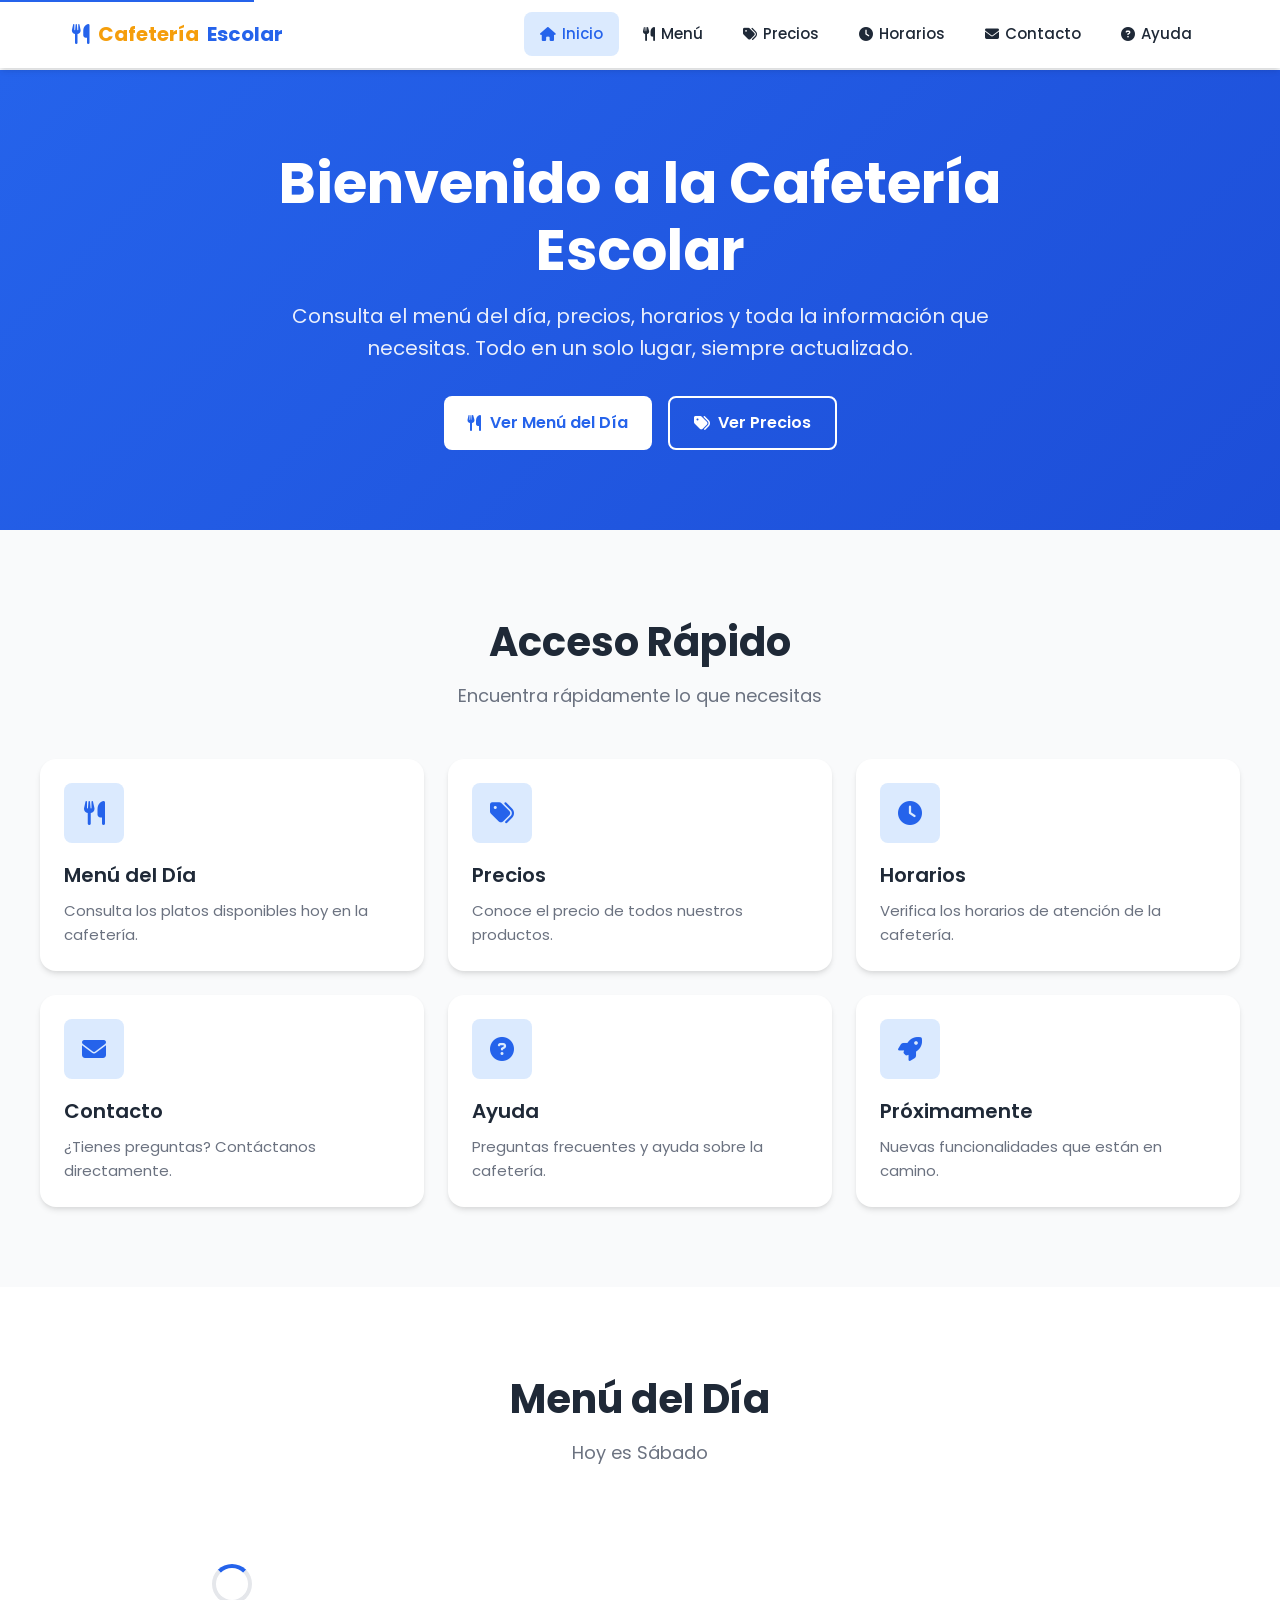
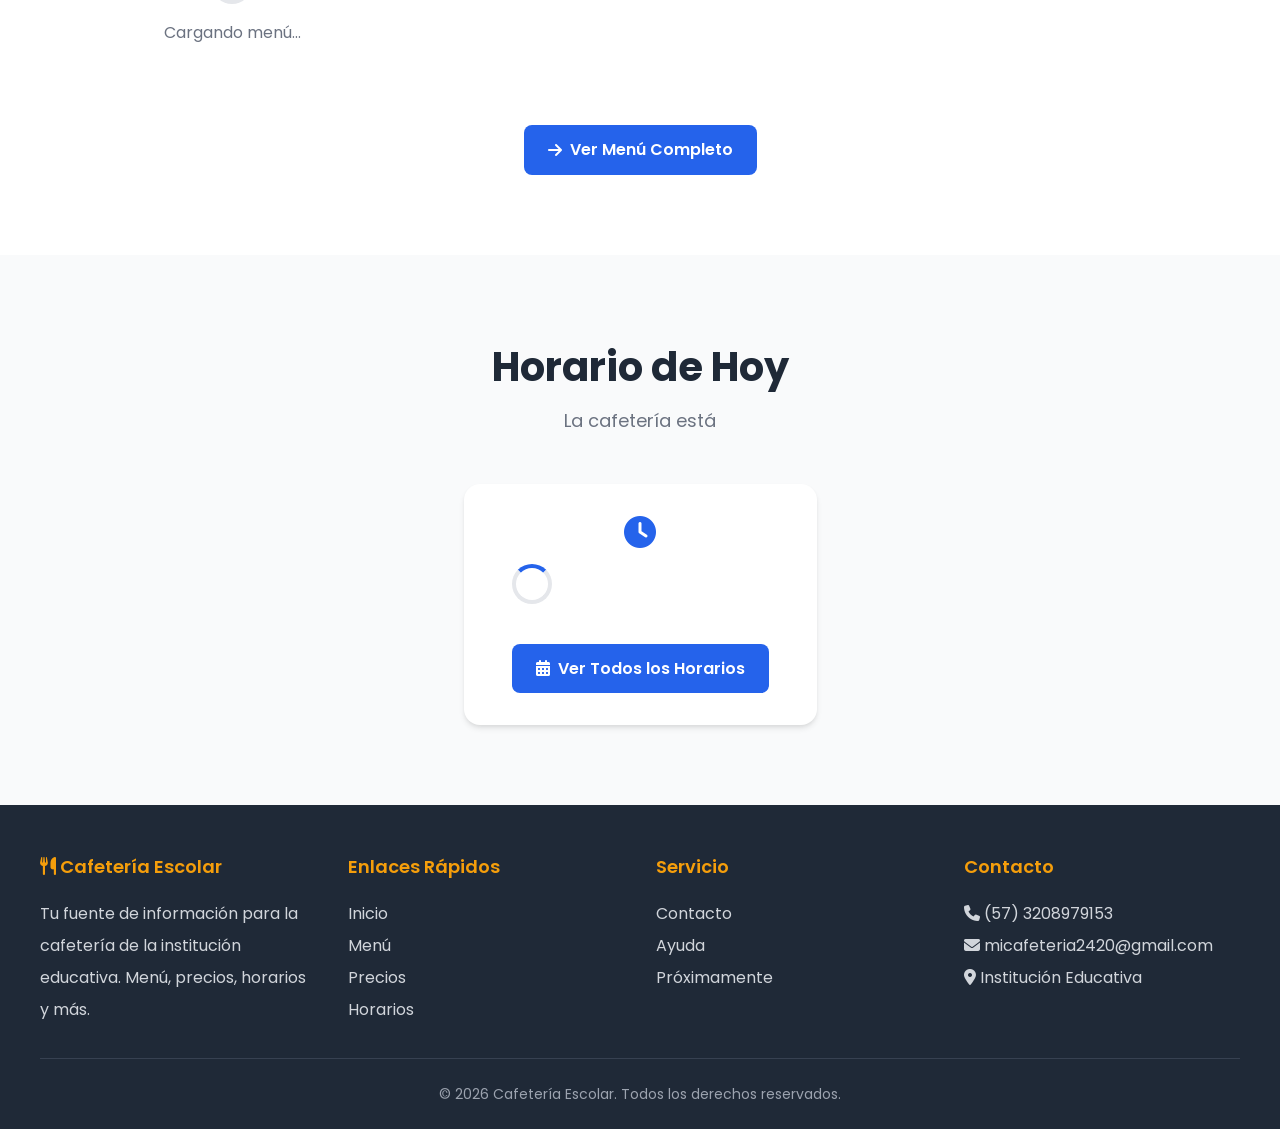
<file: proyecto/index.html>
<!DOCTYPE html>
<html lang="es">
<head>
  <meta charset="UTF-8">
  <meta name="viewport" content="width=device-width, initial-scale=1.0">
  <meta name="description" content="Cafetería Escolar - Consulta menú, precios, horarios y más. Tu fuente de información para la cafetería de la institución educativa.">
  <meta name="keywords" content="cafetería, escolar, menú, precios, horarios, institución educativa">
  
  <!-- Open Graph -->
  <meta property="og:title" content="Cafetería Escolar">
  <meta property="og:description" content="Consulta menú, precios, horarios y más.">
  <meta property="og:type" content="website">
  
  <title>Cafetería Escolar - Inicio</title>
  
  <!-- Favicon -->
  <link rel="icon" type="image/x-icon" href="assets/images/favicon.ico">
  
  <!-- Google Fonts -->
  <link rel="preconnect" href="https://fonts.googleapis.com">
  <link rel="preconnect" href="https://fonts.gstatic.com" crossorigin>
  <link href="https://fonts.googleapis.com/css2?family=Poppins:wght@400;500;600;700&display=swap" rel="stylesheet">
  
  <!-- Font Awesome -->
  <link rel="stylesheet" href="https://cdnjs.cloudflare.com/ajax/libs/font-awesome/6.5.1/css/all.min.css">
  
  <!-- Estilos -->
  <link rel="stylesheet" href="css/styles.css">
</head>
<body>
  <!-- Skip to main content (Accesibilidad) -->
  <a href="#main-content" class="skip-link">Saltar al contenido principal</a>

  <!-- ============================================
       HEADER / NAVEGACIÓN
       ============================================ -->
  <header class="header">
    <nav class="nav-container" aria-label="Navegación principal">
      <a href="index.html" class="nav-logo">
        <i class="fas fa-utensils"></i>
        <span>Cafetería</span> Escolar
      </a>
      
      <button class="hamburger" aria-label="Abrir menú" aria-expanded="false" aria-controls="nav-menu">
        <span></span>
        <span></span>
        <span></span>
      </button>
      
      <ul class="nav-menu" id="nav-menu">
        <li><a href="index.html" class="nav-link active"><i class="fas fa-home"></i> Inicio</a></li>
        <li><a href="menu.html" class="nav-link"><i class="fas fa-utensils"></i> Menú</a></li>
        <li><a href="precios.html" class="nav-link"><i class="fas fa-tags"></i> Precios</a></li>
        <li><a href="horarios.html" class="nav-link"><i class="fas fa-clock"></i> Horarios</a></li>
        <li><a href="contacto.html" class="nav-link"><i class="fas fa-envelope"></i> Contacto</a></li>
        <li><a href="ayuda.html" class="nav-link"><i class="fas fa-question-circle"></i> Ayuda</a></li>
      </ul>
    </nav>
  </header>

  <!-- ============================================
       CONTENIDO PRINCIPAL
       ============================================ -->
  <main id="main-content">
    
    <!-- Hero Section -->
    <section class="hero">
      <div class="hero-content">
        <h1>Bienvenido a la Cafetería Escolar</h1>
        <p>Consulta el menú del día, precios, horarios y toda la información que necesitas. Todo en un solo lugar, siempre actualizado.</p>
        <div class="hero-buttons">
          <a href="menu.html" class="btn btn-white">
            <i class="fas fa-utensils"></i> Ver Menú del Día
          </a>
          <a href="precios.html" class="btn btn-outline">
            <i class="fas fa-tags"></i> Ver Precios
          </a>
        </div>
      </div>
    </section>

    <!-- Accesos Rápidos -->
    <section class="section">
      <div class="section-header">
        <h2 class="section-title">Acceso Rápido</h2>
        <p class="section-subtitle">Encuentra rápidamente lo que necesitas</p>
      </div>
      
      <div class="cards-grid">
        <!-- Menú -->
        <a href="menu.html" class="card" style="text-decoration: none;">
          <div class="card-body">
            <div class="card-icon">
              <i class="fas fa-utensils"></i>
            </div>
            <h3 class="card-title">Menú del Día</h3>
            <p class="card-text">Consulta los platos disponibles hoy en la cafetería.</p>
          </div>
        </a>
        
        <!-- Precios -->
        <a href="precios.html" class="card" style="text-decoration: none;">
          <div class="card-body">
            <div class="card-icon">
              <i class="fas fa-tags"></i>
            </div>
            <h3 class="card-title">Precios</h3>
            <p class="card-text">Conoce el precio de todos nuestros productos.</p>
          </div>
        </a>
        
        <!-- Horarios -->
        <a href="horarios.html" class="card" style="text-decoration: none;">
          <div class="card-body">
            <div class="card-icon">
              <i class="fas fa-clock"></i>
            </div>
            <h3 class="card-title">Horarios</h3>
            <p class="card-text">Verifica los horarios de atención de la cafetería.</p>
          </div>
        </a>
        
        <!-- Contacto -->
        <a href="contacto.html" class="card" style="text-decoration: none;">
          <div class="card-body">
            <div class="card-icon">
              <i class="fas fa-envelope"></i>
            </div>
            <h3 class="card-title">Contacto</h3>
            <p class="card-text">¿Tienes preguntas? Contáctanos directamente.</p>
          </div>
        </a>
        
        <!-- Ayuda -->
        <a href="ayuda.html" class="card" style="text-decoration: none;">
          <div class="card-body">
            <div class="card-icon">
              <i class="fas fa-question-circle"></i>
            </div>
            <h3 class="card-title">Ayuda</h3>
            <p class="card-text">Preguntas frecuentes y ayuda sobre la cafetería.</p>
          </div>
        </a>
        
        <!-- Próximamente -->
        <a href="proximamente.html" class="card" style="text-decoration: none;">
          <div class="card-body">
            <div class="card-icon">
              <i class="fas fa-rocket"></i>
            </div>
            <h3 class="card-title">Próximamente</h3>
            <p class="card-text">Nuevas funcionalidades que están en camino.</p>
          </div>
        </a>
      </div>
    </section>

    <!-- Menú del Día (Resumen) -->
    <section class="section" style="background: var(--bg-white);">
      <div class="section-header">
        <h2 class="section-title">Menú del Día</h2>
        <p class="section-subtitle">Hoy es <span id="dia-actual"></span></p>
      </div>
      
      <div class="cards-grid" id="menu-inicio">
        <div class="loading">
          <div class="spinner"></div>
          <p>Cargando menú...</p>
        </div>
      </div>
      
      <div class="text-center mt-4">
        <a href="menu.html" class="btn btn-primary">
          <i class="fas fa-arrow-right"></i> Ver Menú Completo
        </a>
      </div>
    </section>

    <!-- Horario de Hoy -->
    <section class="section">
      <div class="section-header">
        <h2 class="section-title">Horario de Hoy</h2>
        <p class="section-subtitle">La cafetería está</p>
      </div>
      
      <div class="text-center">
        <div style="background: var(--bg-white); display: inline-block; padding: 2rem 3rem; border-radius: var(--radius-lg); box-shadow: var(--shadow);">
          <i class="fas fa-clock" style="font-size: 2rem; color: var(--primary); margin-bottom: 1rem; display: block;"></i>
          <div id="horario-hoy" style="font-size: 1.5rem; color: var(--text-dark);">
            <div class="spinner"></div>
          </div>
          <a href="horarios.html" class="btn btn-primary mt-3">
            <i class="fas fa-calendar-alt"></i> Ver Todos los Horarios
          </a>
        </div>
      </div>
    </section>

  </main>

  <!-- ============================================
       FOOTER
       ============================================ -->
  <footer class="footer">
    <div class="footer-content">
      <div class="footer-section">
        <h3><i class="fas fa-utensils"></i> Cafetería Escolar</h3>
        <p>Tu fuente de información para la cafetería de la institución educativa. Menú, precios, horarios y más.</p>
      </div>
      
      <div class="footer-section">
        <h3>Enlaces Rápidos</h3>
        <a href="index.html">Inicio</a>
        <a href="menu.html">Menú</a>
        <a href="precios.html">Precios</a>
        <a href="horarios.html">Horarios</a>
      </div>
      
      <div class="footer-section">
        <h3>Servicio</h3>
        <a href="contacto.html">Contacto</a>
        <a href="ayuda.html">Ayuda</a>
        <a href="proximamente.html">Próximamente</a>
      </div>
      
      <div class="footer-section">
        <h3>Contacto</h3>
        <p><i class="fas fa-phone"></i> (57) 3208979153</p>
        <p><i class="fas fa-envelope"></i> micafeteria2420@gmail.com</p>
        <p><i class="fas fa-map-marker-alt"></i> Institución Educativa</p>
      </div>
    </div>
    
    <div class="footer-bottom">
      <p>&copy; 2026 Cafetería Escolar. Todos los derechos reservados.</p>
    </div>
  </footer>

  <!-- Scripts -->
  <script src="js/main.js"></script>
  <script src="js/navigation.js"></script>
  <script src="js/horarios.js"></script>
  <script>
    // Renderizar menú del día en inicio
    document.addEventListener('DOMContentLoaded', () => {
      // Mostrar día actual
      const diaActual = window.CafeteriaUtils.getDiaActual();
      document.getElementById('dia-actual').textContent = diaActual;
      
      // Cargar menú
      renderizarMenuInicio('menu-inicio');
    });
  </script>
</body>
</html>
</file>
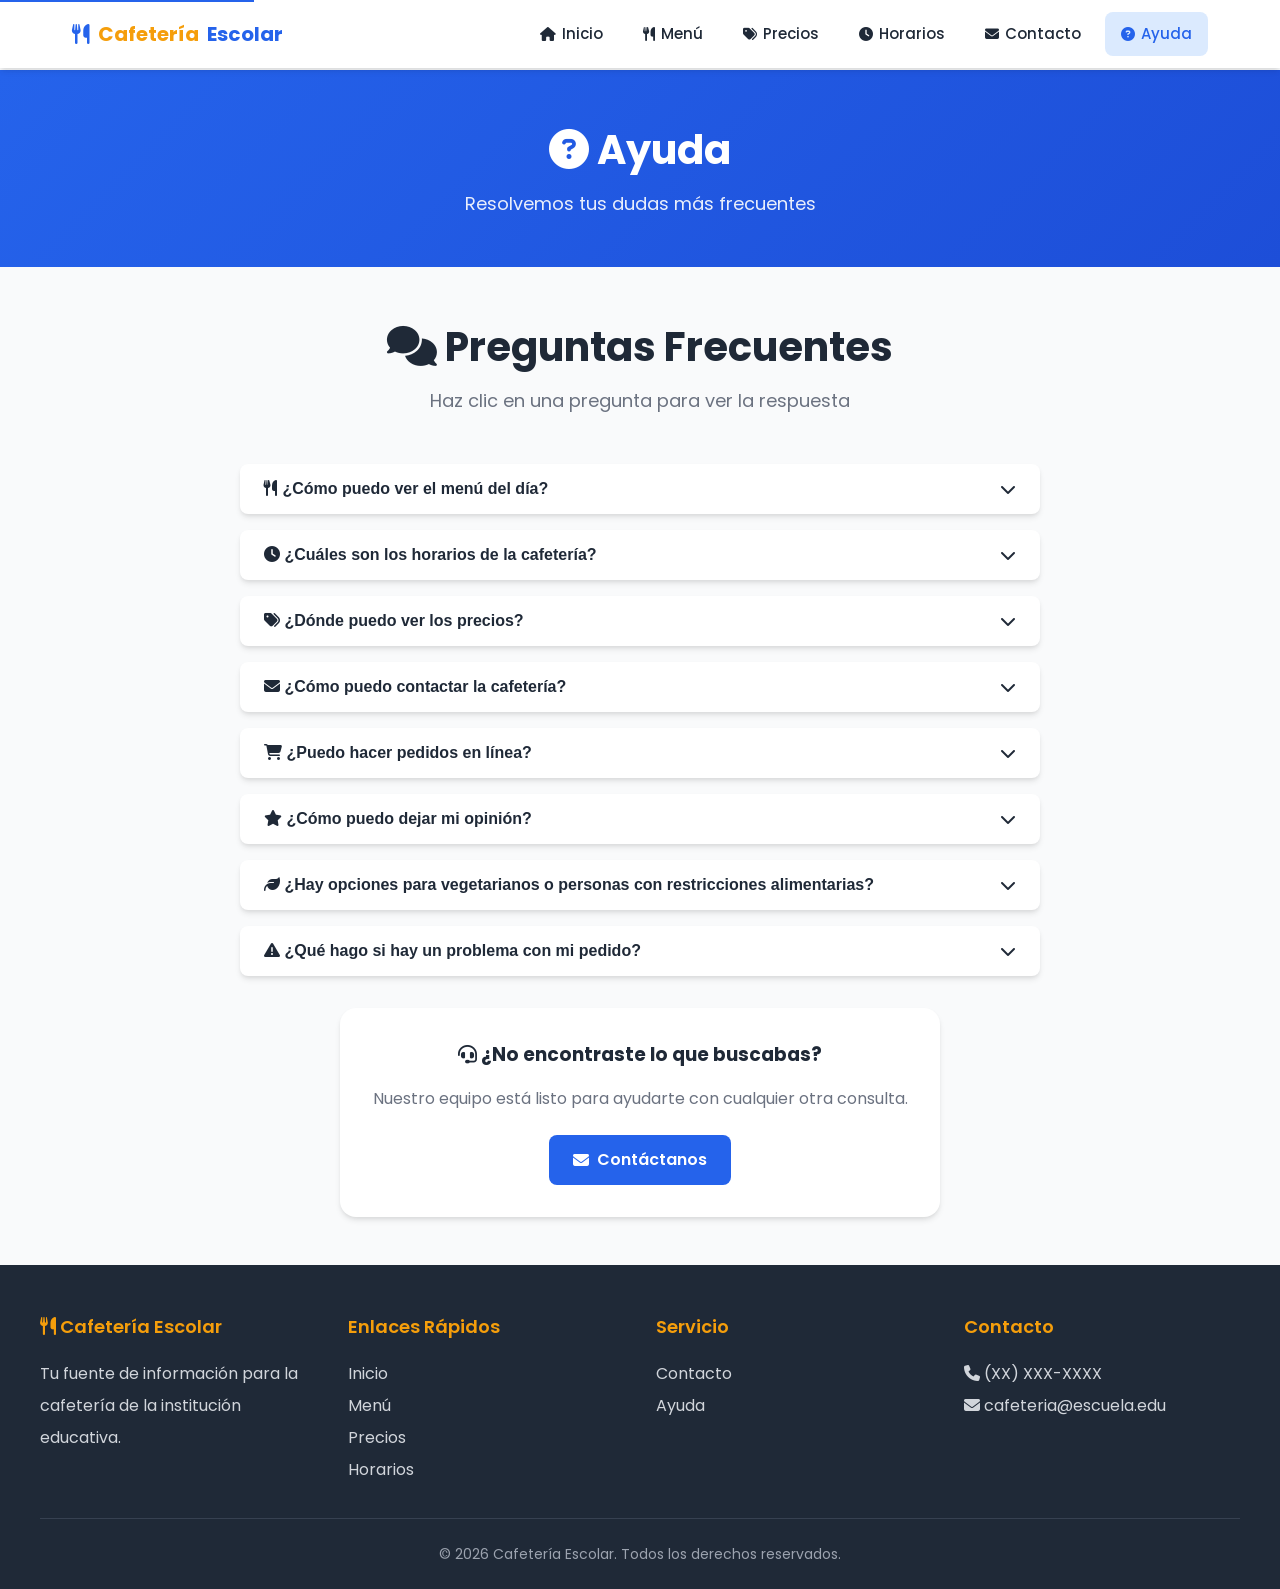
<file: proyecto/ayuda.html>
<!DOCTYPE html>
<html lang="es">
<head>
  <meta charset="UTF-8">
  <meta name="viewport" content="width=device-width, initial-scale=1.0">
  <meta name="description" content="Ayuda - Cafetería Escolar - Preguntas frecuentes y información útil.">
  
  <title>Ayuda - Cafetería Escolar</title>
  
  <link rel="icon" type="image/x-icon" href="assets/images/favicon.ico">
  <link rel="preconnect" href="https://fonts.googleapis.com">
  <link rel="preconnect" href="https://fonts.gstatic.com" crossorigin>
  <link href="https://fonts.googleapis.com/css2?family=Poppins:wght@400;500;600;700&display=swap" rel="stylesheet">
  <link rel="stylesheet" href="https://cdnjs.cloudflare.com/ajax/libs/font-awesome/6.5.1/css/all.min.css">
  <link rel="stylesheet" href="css/styles.css">
</head>
<body>
  <a href="#main-content" class="skip-link">Saltar al contenido principal</a>

  <!-- HEADER -->
  <header class="header">
    <nav class="nav-container" aria-label="Navegación principal">
      <a href="index.html" class="nav-logo">
        <i class="fas fa-utensils"></i>
        <span>Cafetería</span> Escolar
      </a>
      
      <button class="hamburger" aria-label="Abrir menú" aria-expanded="false">
        <span></span><span></span><span></span>
      </button>
      
      <ul class="nav-menu">
        <li><a href="index.html" class="nav-link"><i class="fas fa-home"></i> Inicio</a></li>
        <li><a href="menu.html" class="nav-link"><i class="fas fa-utensils"></i> Menú</a></li>
        <li><a href="precios.html" class="nav-link"><i class="fas fa-tags"></i> Precios</a></li>
        <li><a href="horarios.html" class="nav-link"><i class="fas fa-clock"></i> Horarios</a></li>
        <li><a href="contacto.html" class="nav-link"><i class="fas fa-envelope"></i> Contacto</a></li>
        <li><a href="ayuda.html" class="nav-link active"><i class="fas fa-question-circle"></i> Ayuda</a></li>
      </ul>
    </nav>
  </header>

  <!-- MAIN -->
  <main id="main-content">
    <section class="page-header">
      <h1><i class="fas fa-question-circle"></i> Ayuda</h1>
      <p>Resolvemos tus dudas más frecuentes</p>
    </section>

    <section class="page-content">
      <!-- Preguntas Frecuentes -->
      <div class="section-header">
        <h2 class="section-title"><i class="fas fa-comments"></i> Preguntas Frecuentes</h2>
        <p class="section-subtitle">Haz clic en una pregunta para ver la respuesta</p>
      </div>

      <div style="max-width: 800px; margin: 0 auto;">
        <!-- FAQ 1 -->
        <div class="faq-item">
          <button class="faq-question" aria-expanded="false">
            <span><i class="fas fa-utensils"></i> ¿Cómo puedo ver el menú del día?</span>
            <i class="fas fa-chevron-down"></i>
          </button>
          <div class="faq-answer">
            <p>Puedes consultar el menú del día de dos formas:</p>
            <p>1. Ve a la sección <a href="menu.html">Menú</a> desde el menú principal.</p>
            <p>2. En la página de inicio encontrarás un resumen del menú de hoy.</p>
            <p>El menú se actualiza diariamente con los platos disponibles.</p>
          </div>
        </div>

        <!-- FAQ 2 -->
        <div class="faq-item">
          <button class="faq-question" aria-expanded="false">
            <span><i class="fas fa-clock"></i> ¿Cuáles son los horarios de la cafetería?</span>
            <i class="fas fa-chevron-down"></i>
          </button>
          <div class="faq-answer">
            <p>Nuestros horarios de atención son:</p>
            <p><strong>Lunes a Jueves:</strong> 7:00 AM - 2:00 PM</p>
            <p><strong>Viernes:</strong> 7:00 AM - 1:00 PM</p>
            <p><strong>Sábados:</strong> 8:00 AM - 12:00 PM</p>
            <p><strong>Domingos:</strong> Cerrado</p>
            <p>Consulta la sección <a href="horarios.html">Horarios</a> para más detalles.</p>
          </div>
        </div>

        <!-- FAQ 3 -->
        <div class="faq-item">
          <button class="faq-question" aria-expanded="false">
            <span><i class="fas fa-tags"></i> ¿Dónde puedo ver los precios?</span>
            <i class="fas fa-chevron-down"></i>
          </button>
          <div class="faq-answer">
            <p>Visita la sección <a href="precios.html">Precios</a> para ver toda la lista de productos con sus precios actualizados.</p>
            <p>También encontrarás promociones y combos especiales que te ayudarán a ahorrar.</p>
          </div>
        </div>

        <!-- FAQ 4 -->
        <div class="faq-item">
          <button class="faq-question" aria-expanded="false">
            <span><i class="fas fa-envelope"></i> ¿Cómo puedo contactar la cafetería?</span>
            <i class="fas fa-chevron-down"></i>
          </button>
          <div class="faq-answer">
            <p>Puedes contactarnos de varias formas:</p>
            <p><i class="fas fa-phone"></i> (57) 3208979153</p>
            <p><strong>Correo:</strong> micafeteria2420@gmail.com</p>
            <p><strong>Formulario:</strong> Usa el formulario en la sección <a href="contacto.html">Contacto</a>.</p>
            <p>Te responderemos lo antes posible.</p>
          </div>
        </div>

        <!-- FAQ 5 -->
        <div class="faq-item">
          <button class="faq-question" aria-expanded="false">
            <span><i class="fas fa-shopping-cart"></i> ¿Puedo hacer pedidos en línea?</span>
            <i class="fas fa-chevron-down"></i>
          </button>
          <div class="faq-answer">
            <p>Actualmente esta funcionalidad está en desarrollo. Pronto podrás hacer pedidos en línea desde nuestra página web.</p>
            <p>Por ahora, puedes acudir directamente a la cafetería para realizar tu pedido.</p>
          </div>
        </div>

        <!-- FAQ 6 -->
        <div class="faq-item">
          <button class="faq-question" aria-expanded="false">
            <span><i class="fas fa-star"></i> ¿Cómo puedo dejar mi opinión?</span>
            <i class="fas fa-chevron-down"></i>
          </button>
          <div class="faq-answer">
            <p>Tu opinión es importante para nosotros. Puedes dejarnos tu comentarios a través de:</p>
            <p>1. El formulario de <a href="contacto.html">Contacto</a>.</p>
            <p>2. Enviando un correo a cafeteria@escuela.edu.</p>
            <p>3. Hablando directamente con el personal de la cafetería.</p>
            <p>Leemos todas las sugerencias y working en mejorar nuestro servicio.</p>
          </div>
        </div>

        <!-- FAQ 7 -->
        <div class="faq-item">
          <button class="faq-question" aria-expanded="false">
            <span><i class="fas fa-leaf"></i> ¿Hay opciones para vegetarianos o personas con restricciones alimentarias?</span>
            <i class="fas fa-chevron-down"></i>
          </button>
          <div class="faq-answer">
            <p>Sí, contamos con opciones para diferentes necesidades:</p>
            <p><strong>Vegetariano:</strong> Algunos platos están marcados como vegetarianos en el menú.</p>
            <p><strong>Sin gluten:</strong> Identificamos los platos que no contienen gluten.</p>
            <p>Si tienes alguna restricción específica, no dudes en preguntar al personal.</p>
          </div>
        </div>

        <!-- FAQ 8 -->
        <div class="faq-item">
          <button class="faq-question" aria-expanded="false">
            <span><i class="fas fa-exclamation-triangle"></i> ¿Qué hago si hay un problema con mi pedido?</span>
            <i class="fas fa-chevron-down"></i>
          </button>
          <div class="faq-answer">
            <p>Si tienes algún problema con tu pedido:</p>
            <p>1. Contacta inmediatamente al personal de la cafetería.</p>
            <p>2. Si el problema persiste, envía un correo a cafeteria@escuela.edu con los detalles.</p>
            <p>3. También puedes usar el formulario de <a href="contacto.html">Contacto</a>.</p>
            <p>Buscamos resolver cualquier inconveniente de la mejor manera.</p>
          </div>
        </div>
      </div>

      <!-- Contacto Rápido -->
      <div class="mt-4 text-center" style="background: var(--bg-white); padding: 2rem; border-radius: var(--radius-lg); box-shadow: var(--shadow); max-width: 600px; margin: 2rem auto 0;">
        <h3 style="margin-bottom: 1rem;"><i class="fas fa-headset"></i> ¿No encontraste lo que buscabas?</h3>
        <p style="color: var(--text-light); margin-bottom: 1.5rem;">Nuestro equipo está listo para ayudarte con cualquier otra consulta.</p>
        <a href="contacto.html" class="btn btn-primary">
          <i class="fas fa-envelope"></i> Contáctanos
        </a>
      </div>
    </section>
  </main>

  <!-- FOOTER -->
  <footer class="footer">
    <div class="footer-content">
      <div class="footer-section">
        <h3><i class="fas fa-utensils"></i> Cafetería Escolar</h3>
        <p>Tu fuente de información para la cafetería de la institución educativa.</p>
      </div>
      <div class="footer-section">
        <h3>Enlaces Rápidos</h3>
        <a href="index.html">Inicio</a>
        <a href="menu.html">Menú</a>
        <a href="precios.html">Precios</a>
        <a href="horarios.html">Horarios</a>
      </div>
      <div class="footer-section">
        <h3>Servicio</h3>
        <a href="contacto.html">Contacto</a>
        <a href="ayuda.html">Ayuda</a>
      </div>
      <div class="footer-section">
        <h3>Contacto</h3>
        <p><i class="fas fa-phone"></i> (XX) XXX-XXXX</p>
        <p><i class="fas fa-envelope"></i> cafeteria@escuela.edu</p>
      </div>
    </div>
    <div class="footer-bottom">
      <p>&copy; 2026 Cafetería Escolar. Todos los derechos reservados.</p>
    </div>
  </footer>

  <script src="js/main.js"></script>
  <script src="js/navigation.js"></script>
</body>
</html>
</file>
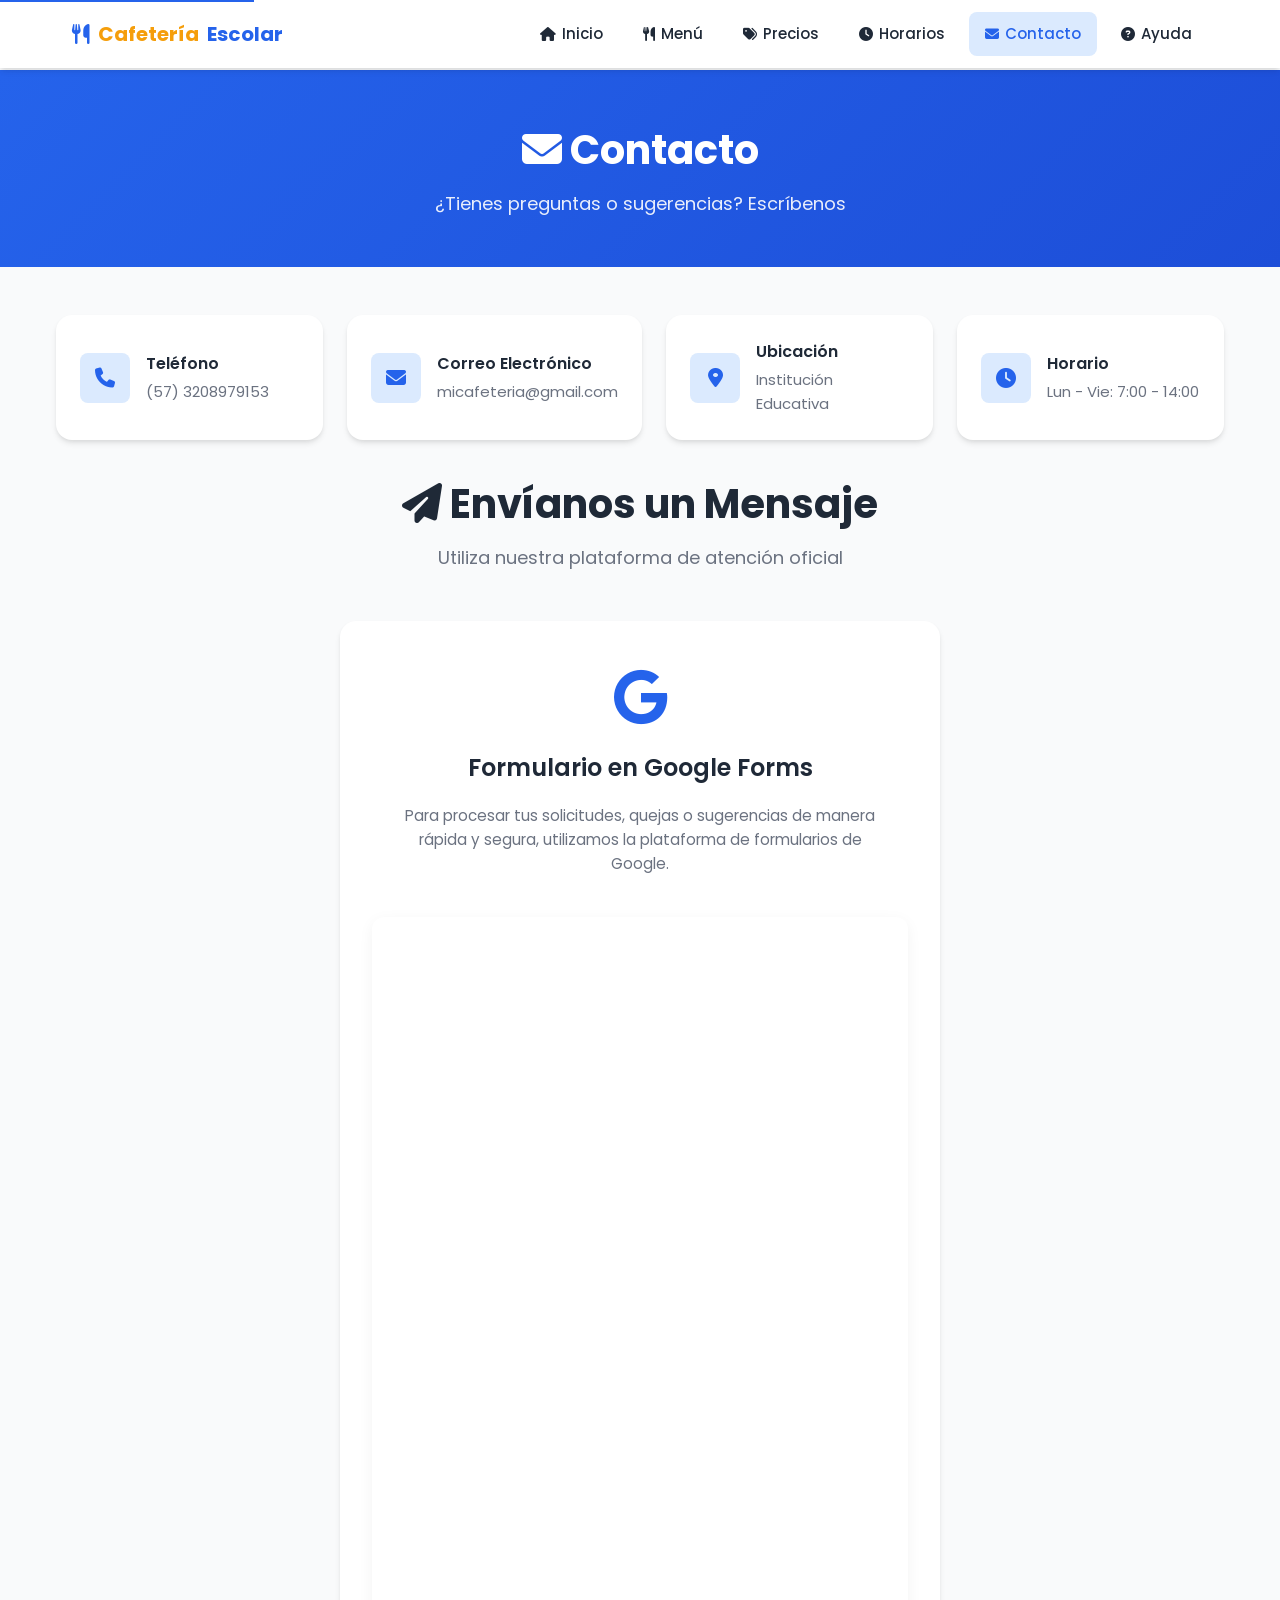
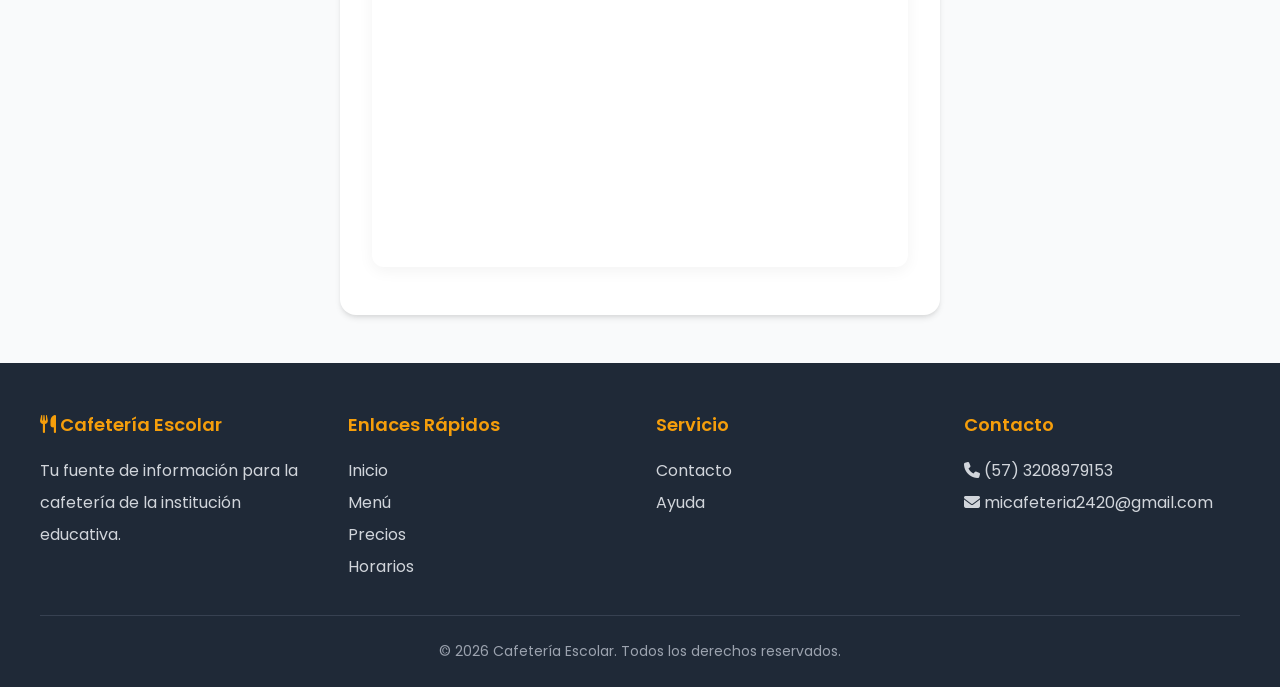
<file: proyecto/contacto.html>
<!DOCTYPE html>
<html lang="es">
<head>
  <meta charset="UTF-8">
  <meta name="viewport" content="width=device-width, initial-scale=1.0">
  <meta name="description" content="Contacto - Cafetería Escolar - Envíanos tus consultas, sugerencias o comentarios.">
  
  <title>Contacto - Cafetería Escolar</title>
  
  <link rel="icon" type="image/x-icon" href="assets/images/favicon.ico">
  <link rel="preconnect" href="https://fonts.googleapis.com">
  <link rel="preconnect" href="https://fonts.gstatic.com" crossorigin>
  <link href="https://fonts.googleapis.com/css2?family=Poppins:wght@400;500;600;700&display=swap" rel="stylesheet">
  <link rel="stylesheet" href="https://cdnjs.cloudflare.com/ajax/libs/font-awesome/6.5.1/css/all.min.css">
  <link rel="stylesheet" href="css/styles.css">
</head>
<body>
  <a href="#main-content" class="skip-link">Saltar al contenido principal</a>

  <!-- HEADER -->
  <header class="header">
    <nav class="nav-container" aria-label="Navegación principal">
      <a href="index.html" class="nav-logo">
        <i class="fas fa-utensils"></i>
        <span>Cafetería</span> Escolar
      </a>
      
      <button class="hamburger" aria-label="Abrir menú" aria-expanded="false">
        <span></span><span></span><span></span>
      </button>
      
      <ul class="nav-menu">
        <li><a href="index.html" class="nav-link"><i class="fas fa-home"></i> Inicio</a></li>
        <li><a href="menu.html" class="nav-link"><i class="fas fa-utensils"></i> Menú</a></li>
        <li><a href="precios.html" class="nav-link"><i class="fas fa-tags"></i> Precios</a></li>
        <li><a href="horarios.html" class="nav-link"><i class="fas fa-clock"></i> Horarios</a></li>
        <li><a href="contacto.html" class="nav-link active"><i class="fas fa-envelope"></i> Contacto</a></li>
        <li><a href="ayuda.html" class="nav-link"><i class="fas fa-question-circle"></i> Ayuda</a></li>
      </ul>
    </nav>
  </header>

  <!-- MAIN -->
  <main id="main-content">
    <section class="page-header">
      <h1><i class="fas fa-envelope"></i> Contacto</h1>
      <p>¿Tienes preguntas o sugerencias? Escríbenos</p>
    </section>

    <section class="page-content">
      <!-- Información de Contacto -->
      <div class="contact-info-grid mb-4">
        <div class="contact-info-card">
          <div class="contact-info-icon">
            <i class="fas fa-phone"></i>
          </div>
          <div class="contact-info-text">
            <h4>Teléfono</h4>
            <p>(57) 3208979153</p>
          </div>
        </div>
        
        <div class="contact-info-card">
          <div class="contact-info-icon">
            <i class="fas fa-envelope"></i>
          </div>
          <div class="contact-info-text">
            <h4>Correo Electrónico</h4>
            <p>micafeteria@gmail.com</p>
          </div>
        </div>
        
        <div class="contact-info-card">
          <div class="contact-info-icon">
            <i class="fas fa-map-marker-alt"></i>
          </div>
          <div class="contact-info-text">
            <h4>Ubicación</h4>
            <p>Institución Educativa</p>
          </div>
        </div>
        
        <div class="contact-info-card">
          <div class="contact-info-icon">
            <i class="fas fa-clock"></i>
          </div>
          <div class="contact-info-text">
            <h4>Horario</h4>
            <p>Lun - Vie: 7:00 - 14:00</p>
          </div>
        </div>
      </div>

      <!-- Formulario de Contacto -->
      <div class="section-header">
        <h2 class="section-title"><i class="fas fa-paper-plane"></i> Envíanos un Mensaje</h2>
        <p class="section-subtitle">Utiliza nuestra plataforma de atención oficial</p>
      </div>

      <!-- NUEVO CONTENEDOR OPTIMIZADO CON TU LINK SOLO -->
      <div class="form-container" style="text-align: center; padding: 3rem 2rem;">
        <i class="fab fa-google" style="font-size: 3.5rem; color: var(--primary); margin-bottom: 1.5rem; display: block;"></i>
        <h3 style="margin-bottom: 1rem; font-weight: 600; font-size: 1.5rem;">Formulario en Google Forms</h3>
        <p style="color: var(--text-light); margin-bottom: 2.5rem; max-width: 480px; margin-left: auto; margin-right: auto; font-size: 0.95rem;">
          Para procesar tus solicitudes, quejas o sugerencias de manera rápida y segura, utilizamos la plataforma de formularios de Google.
        </p>
        
      <div class="contenedor-formulario-drive" style="max-width: 700px; margin: 0 auto; background: #fff; border-radius: 12px; overflow: hidden; box-shadow: 0 4px 15px rgba(0,0,0,0.05);">
                <iframe 
                    src="https://docs.google.com/forms/d/e/1FAIpQLSdMr3JH_Xe4taDn7NHFwYsdrlQMtS21OBoDnPNArf2mTbtdzQ/viewform?usp=dialog" 
                    width="100%" 
                    height="950" 
                    frameborder="0" 
                    marginheight="0" 
                    marginwidth="0"
                    style="border: none; display: block;">
                    Cargando formulario de colaboración...
                </iframe>
            </div>
        </div>
    </section>

  <!-- FOOTER -->
  <footer class="footer">
    <div class="footer-content">
      <div class="footer-section">
        <h3><i class="fas fa-utensils"></i> Cafetería Escolar</h3>
        <p>Tu fuente de información para la cafetería de la institución educativa.</p>
      </div>
      <div class="footer-section">
        <h3>Enlaces Rápidos</h3>
        <a href="index.html">Inicio</a>
        <a href="menu.html">Menú</a>
        <a href="precios.html">Precios</a>
        <a href="horarios.html">Horarios</a>
      </div>
      <div class="footer-section">
        <h3>Servicio</h3>
        <a href="contacto.html">Contacto</a>
        <a href="ayuda.html">Ayuda</a>
      </div>
      <div class="footer-section">
        <h3>Contacto</h3>
        <p><i class="fas fa-phone"></i> (57) 3208979153</p>
        <p><i class="fas fa-envelope"></i> micafeteria2420@gmail.com</p>
      </div>
    </div>
    <div class="footer-bottom">
      <p>&copy; 2026 Cafetería Escolar. Todos los derechos reservados.</p>
    </div>
  </footer>

  <script src="js/main.js"></script>
  <script src="js/navigation.js"></script>
</body>
</html>
</file>
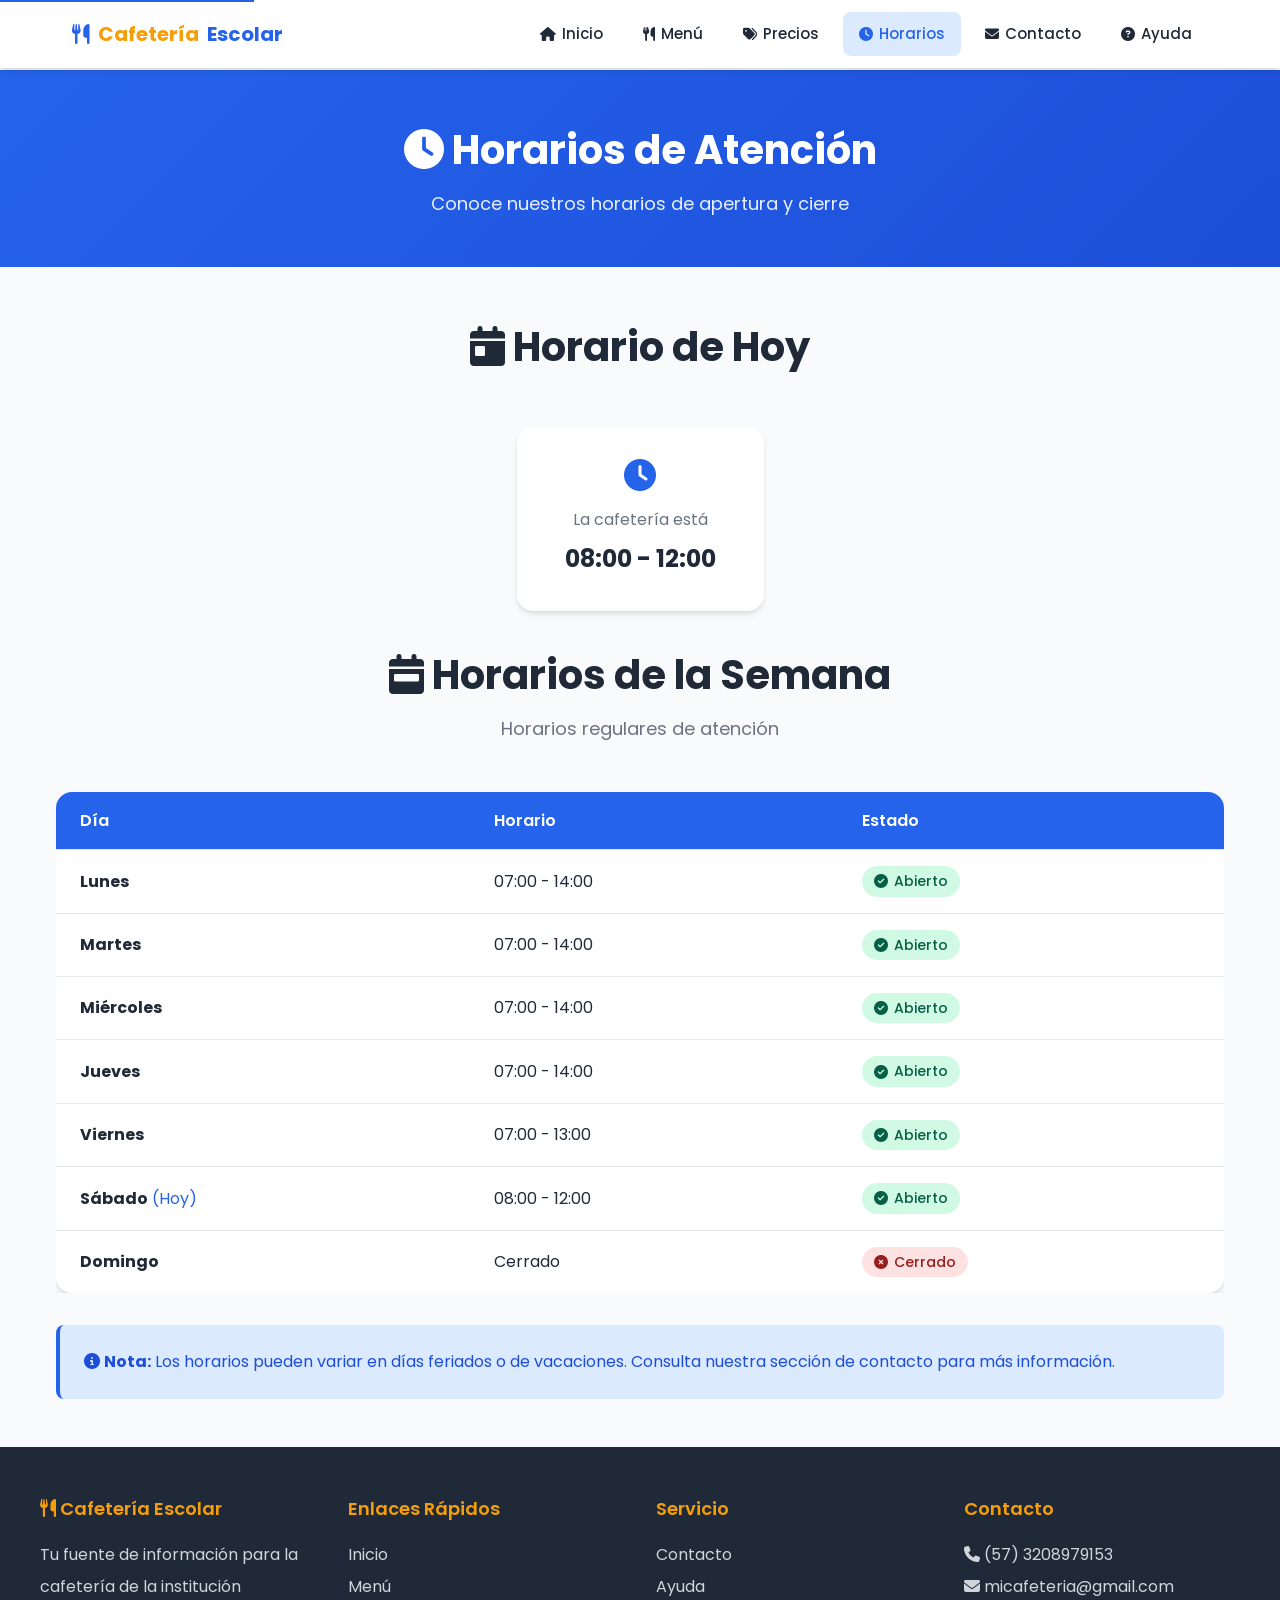
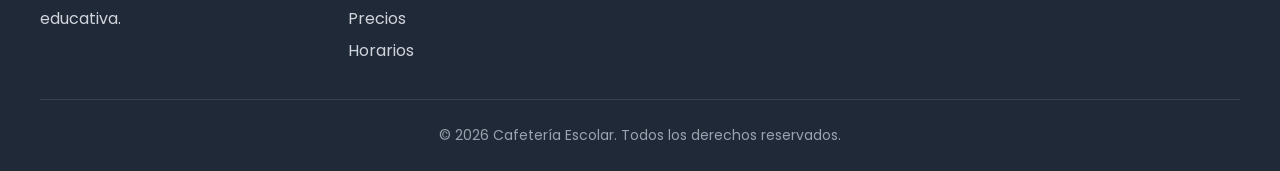
<file: proyecto/horarios.html>
<!DOCTYPE html>
<html lang="es">
<head>
  <meta charset="UTF-8">
  <meta name="viewport" content="width=device-width, initial-scale=1.0">
  <meta name="description" content="Horarios de la Cafetería Escolar - Consulta los horarios de atención de lunes a domingo.">
  
  <title>Horarios - Cafetería Escolar</title>
  
  <link rel="icon" type="image/x-icon" href="assets/images/favicon.ico">
  <link rel="preconnect" href="https://fonts.googleapis.com">
  <link rel="preconnect" href="https://fonts.gstatic.com" crossorigin>
  <link href="https://fonts.googleapis.com/css2?family=Poppins:wght@400;500;600;700&display=swap" rel="stylesheet">
  <link rel="stylesheet" href="https://cdnjs.cloudflare.com/ajax/libs/font-awesome/6.5.1/css/all.min.css">
  <link rel="stylesheet" href="css/styles.css">
</head>
<body>
  <a href="#main-content" class="skip-link">Saltar al contenido principal</a>

  <!-- HEADER -->
  <header class="header">
    <nav class="nav-container" aria-label="Navegación principal">
      <a href="index.html" class="nav-logo">
        <i class="fas fa-utensils"></i>
        <span>Cafetería</span> Escolar
      </a>
      
      <button class="hamburger" aria-label="Abrir menú" aria-expanded="false">
        <span></span><span></span><span></span>
      </button>
      
      <ul class="nav-menu">
        <li><a href="index.html" class="nav-link"><i class="fas fa-home"></i> Inicio</a></li>
        <li><a href="menu.html" class="nav-link"><i class="fas fa-utensils"></i> Menú</a></li>
        <li><a href="precios.html" class="nav-link"><i class="fas fa-tags"></i> Precios</a></li>
        <li><a href="horarios.html" class="nav-link active"><i class="fas fa-clock"></i> Horarios</a></li>
        <li><a href="contacto.html" class="nav-link"><i class="fas fa-envelope"></i> Contacto</a></li>
        <li><a href="ayuda.html" class="nav-link"><i class="fas fa-question-circle"></i> Ayuda</a></li>
      </ul>
    </nav>
  </header>

  <!-- MAIN -->
  <main id="main-content">
    <section class="page-header">
      <h1><i class="fas fa-clock"></i> Horarios de Atención</h1>
      <p>Conoce nuestros horarios de apertura y cierre</p>
    </section>

    <section class="page-content">
      <!-- Horario de Hoy (Destacado) -->
      <div class="section-header">
        <h2 class="section-title"><i class="fas fa-calendar-day"></i> Horario de Hoy</h2>
      </div>

      <div class="text-center mb-4">
        <div style="background: var(--bg-white); display: inline-block; padding: 2rem 3rem; border-radius: var(--radius-lg); box-shadow: var(--shadow);">
          <i class="fas fa-clock" style="font-size: 2rem; color: var(--primary); margin-bottom: 1rem; display: block;"></i>
          <p style="color: var(--text-light); margin-bottom: 0.5rem;">La cafetería está</p>
          <div id="horario-hoy" style="font-size: 1.5rem; color: var(--text-dark);">
            <div class="spinner"></div>
          </div>
        </div>
      </div>

      <!-- Tabla de Horarios -->
      <div class="section-header">
        <h2 class="section-title"><i class="fas fa-calendar-week"></i> Horarios de la Semana</h2>
        <p class="section-subtitle">Horarios regulares de atención</p>
      </div>

      <div id="horarios-container">
        <div class="loading">
          <div class="spinner"></div>
          <p>Cargando horarios...</p>
        </div>
      </div>

      <!-- Nota -->
      <div class="mt-4" style="background: var(--primary-light); padding: 1.5rem; border-radius: var(--radius); border-left: 4px solid var(--primary);">
        <p style="color: var(--primary-dark);">
          <i class="fas fa-info-circle"></i>
          <strong>Nota:</strong> Los horarios pueden variar en días feriados o de vacaciones. 
          Consulta nuestra sección de contacto para más información.
        </p>
      </div>
    </section>
  </main>

  <!-- FOOTER -->
  <footer class="footer">
    <div class="footer-content">
      <div class="footer-section">
        <h3><i class="fas fa-utensils"></i> Cafetería Escolar</h3>
        <p>Tu fuente de información para la cafetería de la institución educativa.</p>
      </div>
      <div class="footer-section">
        <h3>Enlaces Rápidos</h3>
        <a href="index.html">Inicio</a>
        <a href="menu.html">Menú</a>
        <a href="precios.html">Precios</a>
        <a href="horarios.html">Horarios</a>
      </div>
      <div class="footer-section">
        <h3>Servicio</h3>
        <a href="contacto.html">Contacto</a>
        <a href="ayuda.html">Ayuda</a>
      </div>
      <div class="footer-section">
        <h3>Contacto</h3>
         <p><i class="fas fa-phone"></i> (57) 3208979153</p>
        <p><i class="fas fa-envelope"></i> micafeteria@gmail.com</p>
      </div>
    </div>
    <div class="footer-bottom">
      <p>&copy; 2026 Cafetería Escolar. Todos los derechos reservados.</p>
    </div>
  </footer>

  <script src="js/main.js"></script>
  <script src="js/navigation.js"></script>
  <script src="js/horarios.js"></script>
</body>
</html>
</file>
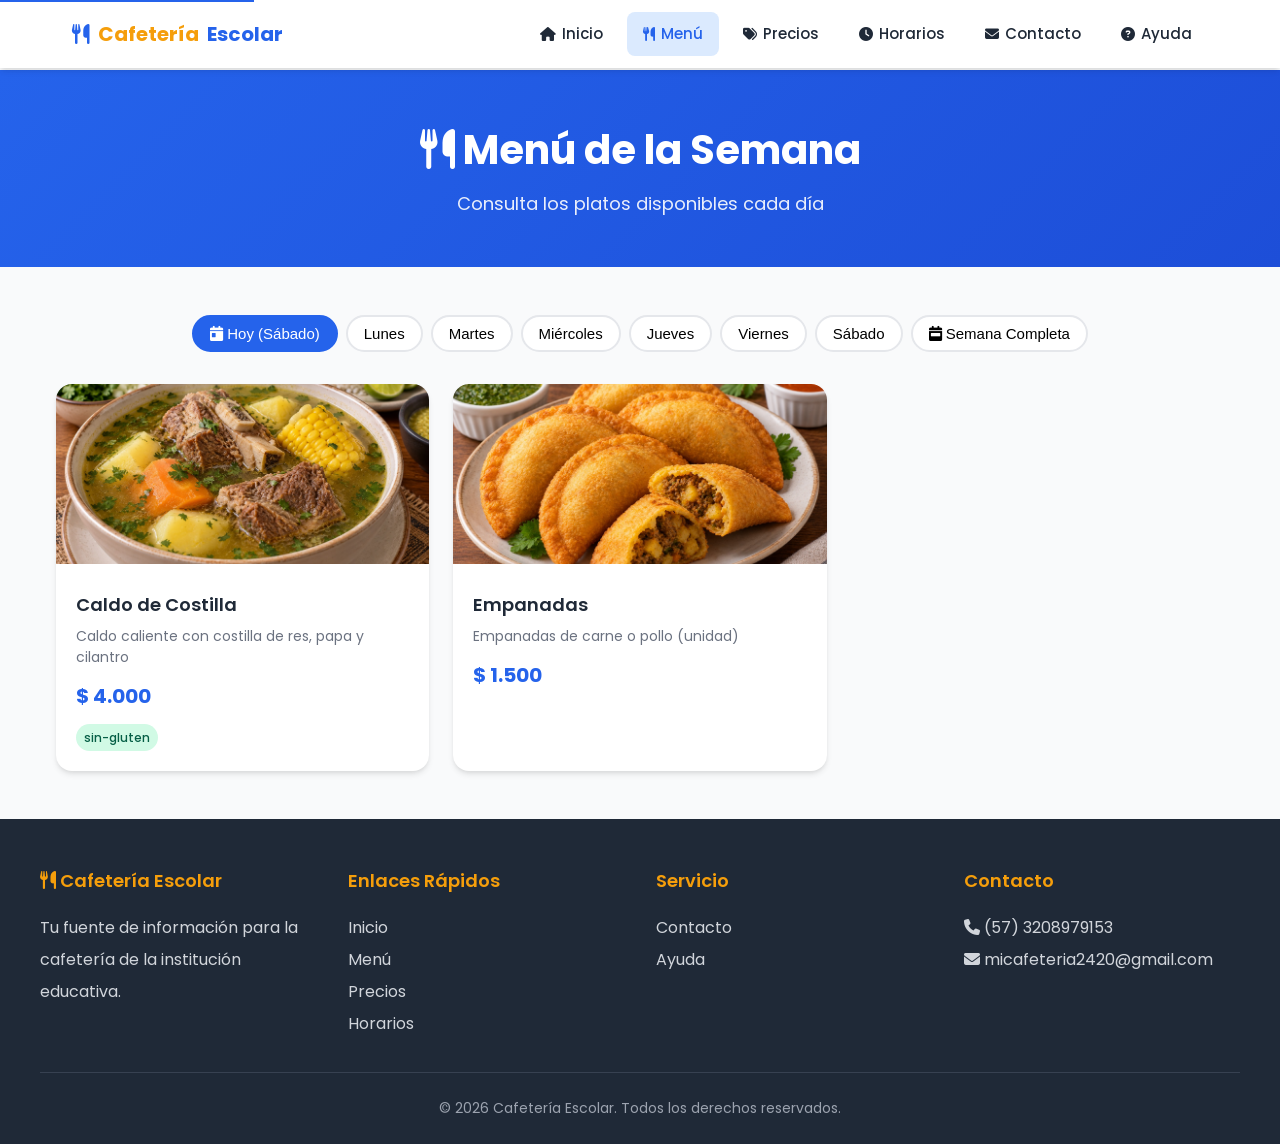
<file: proyecto/menu.html>
<!DOCTYPE html>
<html lang="es">
<head>
  <meta charset="UTF-8">
  <meta name="viewport" content="width=device-width, initial-scale=1.0">
  <meta name="description" content="Menú de la Cafetería Escolar - Consulta los platos disponibles cada día de la semana.">
  
  <title>Menú - Cafetería Escolar</title>
  
  <link rel="icon" type="image/x-icon" href="assets/images/favicon.ico">
  <link rel="preconnect" href="https://fonts.googleapis.com">
  <link rel="preconnect" href="https://fonts.gstatic.com" crossorigin>
  <link href="https://fonts.googleapis.com/css2?family=Poppins:wght@400;500;600;700&display=swap" rel="stylesheet">
  <link rel="stylesheet" href="https://cdnjs.cloudflare.com/ajax/libs/font-awesome/6.5.1/css/all.min.css">
  <link rel="stylesheet" href="css/styles.css">
</head>
<body>
  <a href="#main-content" class="skip-link">Saltar al contenido principal</a>

  <!-- HEADER -->
  <header class="header">
    <nav class="nav-container" aria-label="Navegación principal">
      <a href="index.html" class="nav-logo">
        <i class="fas fa-utensils"></i>
        <span>Cafetería</span> Escolar
      </a>
      
      <button class="hamburger" aria-label="Abrir menú" aria-expanded="false">
        <span></span><span></span><span></span>
      </button>
      
      <ul class="nav-menu">
        <li><a href="index.html" class="nav-link"><i class="fas fa-home"></i> Inicio</a></li>
        <li><a href="menu.html" class="nav-link active"><i class="fas fa-utensils"></i> Menú</a></li>
        <li><a href="precios.html" class="nav-link"><i class="fas fa-tags"></i> Precios</a></li>
        <li><a href="horarios.html" class="nav-link"><i class="fas fa-clock"></i> Horarios</a></li>
        <li><a href="contacto.html" class="nav-link"><i class="fas fa-envelope"></i> Contacto</a></li>
        <li><a href="ayuda.html" class="nav-link"><i class="fas fa-question-circle"></i> Ayuda</a></li>
      </ul>
    </nav>
  </header>

  <!-- MAIN -->
  <main id="main-content">
    <!-- Page Header -->
    <section class="page-header">
      <h1><i class="fas fa-utensils"></i> Menú de la Semana</h1>
      <p>Consulta los platos disponibles cada día</p>
    </section>

    <!-- Contenido -->
    <section class="page-content">
      <!-- Filtros -->
      <div class="menu-filters" id="menu-filters">
        <button class="filter-btn active" data-filter="todos">
          <i class="fas fa-calendar-day"></i> Hoy (<span id="dia-actual"></span>)
        </button>
        <button class="filter-btn" data-filter="Lunes">Lunes</button>
        <button class="filter-btn" data-filter="Martes">Martes</button>
        <button class="filter-btn" data-filter="Miércoles">Miércoles</button>
        <button class="filter-btn" data-filter="Jueves">Jueves</button>
        <button class="filter-btn" data-filter="Viernes">Viernes</button>
        <button class="filter-btn" data-filter="Sábado">Sábado</button>
        <button class="filter-btn" data-filter="semana">
          <i class="fas fa-calendar-week"></i> Semana Completa
        </button>
      </div>

      <!-- Productos -->
      <div class="cards-grid" id="menu-container">
        <div class="loading">
          <div class="spinner"></div>
          <p>Cargando menú...</p>
        </div>
      </div>
    </section>
  </main>

  <!-- FOOTER -->
  <footer class="footer">
    <div class="footer-content">
      <div class="footer-section">
        <h3><i class="fas fa-utensils"></i> Cafetería Escolar</h3>
        <p>Tu fuente de información para la cafetería de la institución educativa.</p>
      </div>
      <div class="footer-section">
         
        <h3>Enlaces Rápidos</h3>
        <a href="index.html">Inicio</a>
        <a href="menu.html">Menú</a>
        <a href="precios.html">Precios</a>
        <a href="horarios.html">Horarios</a>
      </div>
     
      <div class="footer-section">
        <h3>Servicio</h3>
        <a href="contacto.html">Contacto</a>
        <a href="ayuda.html">Ayuda</a>
      </div>
      <div class="footer-section">
        <h3>Contacto</h3>
        <p><i class="fas fa-phone"></i> (57) 3208979153</p>
        <p><i class="fas fa-envelope"></i> micafeteria2420@gmail.com</p>
      </div>
    </div>
    <div class="footer-bottom">
      <p>&copy; 2026 Cafetería Escolar. Todos los derechos reservados.</p>
    </div>
  </footer>

  <script src="js/main.js"></script>
  <script src="js/navigation.js"></script>
  <script src="js/menu.js"></script>
</body>
</html>
</file>
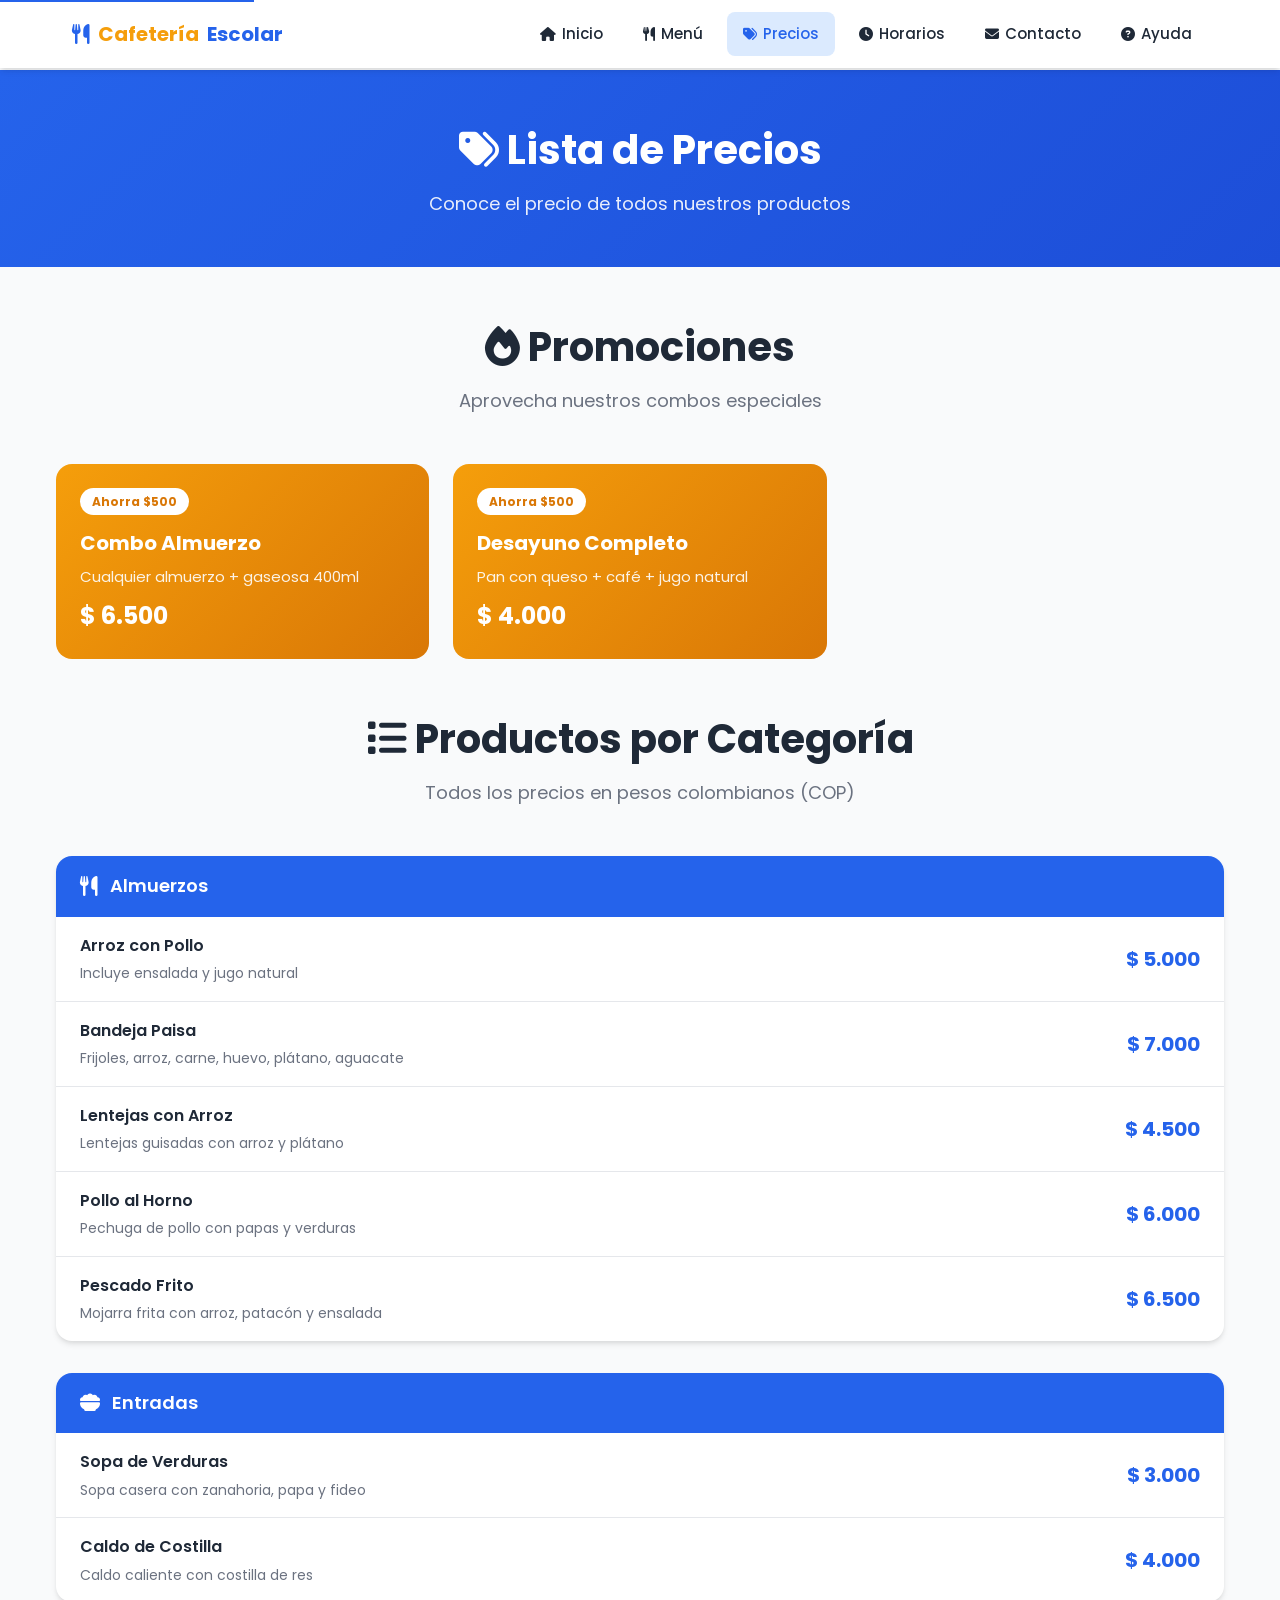
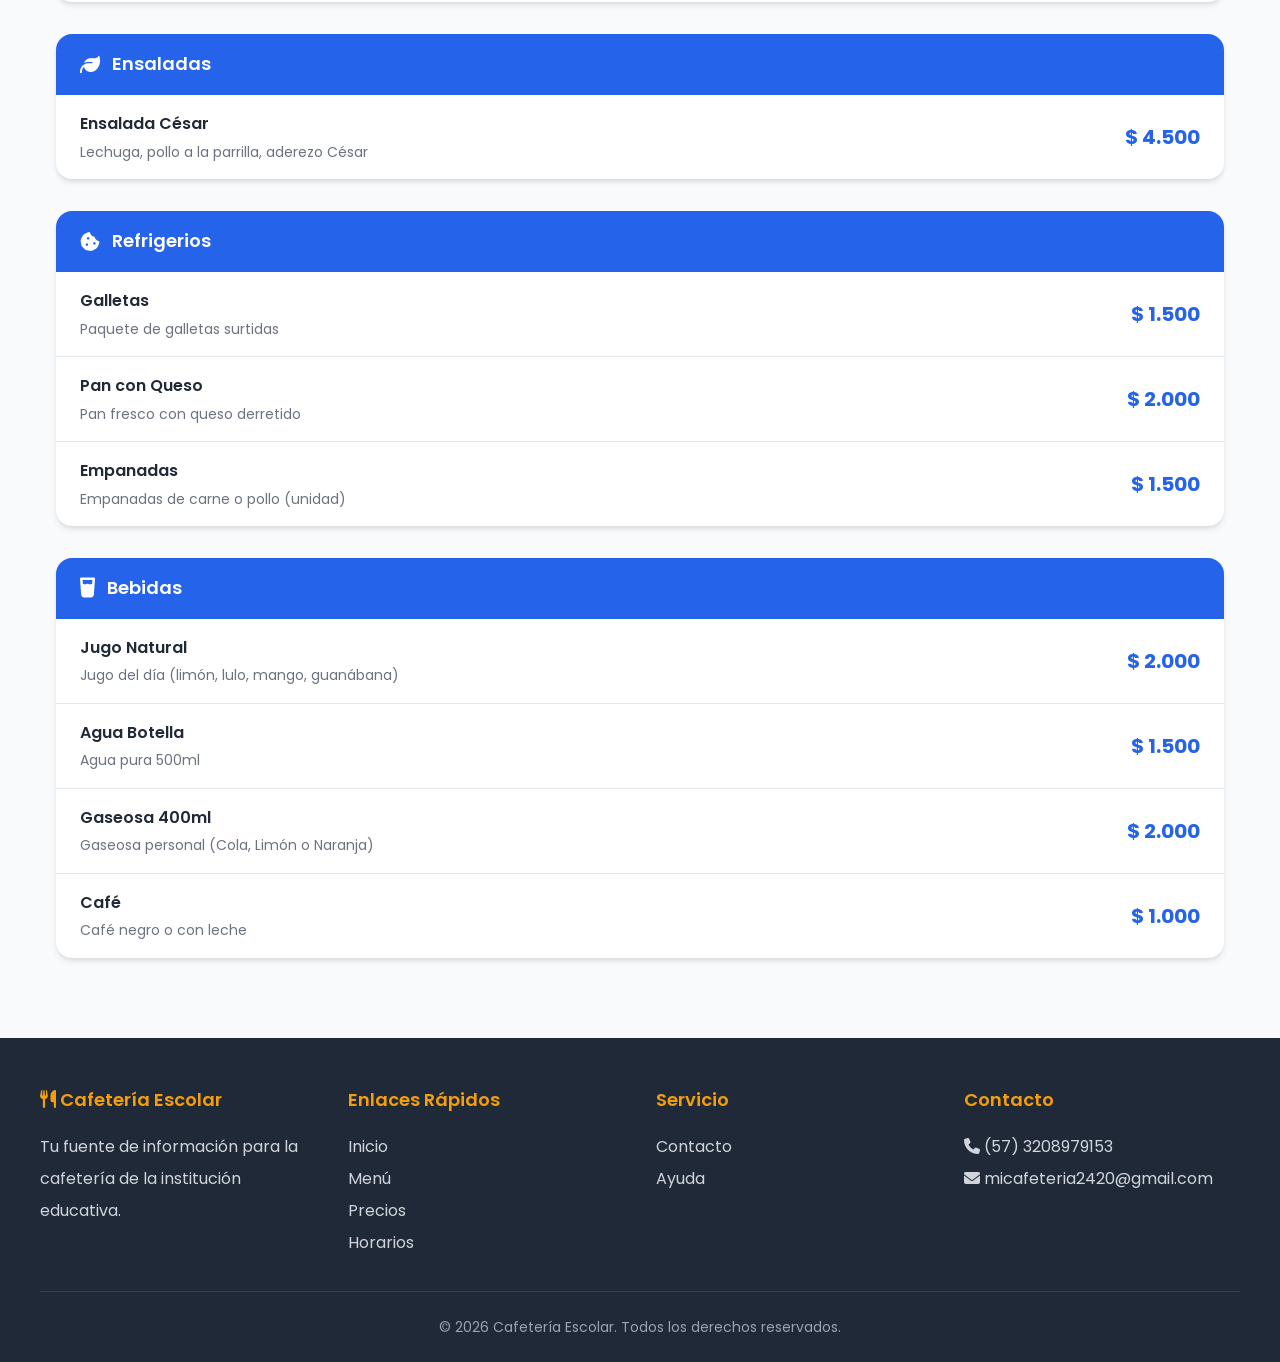
<file: proyecto/precios.html>
<!DOCTYPE html>
<html lang="es">
<head>
  <meta charset="UTF-8">
  <meta name="viewport" content="width=device-width, initial-scale=1.0">
  <meta name="description" content="Precios de la Cafetería Escolar - Conoce el precio de todos nuestros productos.">
  
  <title>Precios - Cafetería Escolar</title>
  
  <link rel="icon" type="image/x-icon" href="assets/images/favicon.ico">
  <link rel="preconnect" href="https://fonts.googleapis.com">
  <link rel="preconnect" href="https://fonts.gstatic.com" crossorigin>
  <link href="https://fonts.googleapis.com/css2?family=Poppins:wght@400;500;600;700&display=swap" rel="stylesheet">
  <link rel="stylesheet" href="https://cdnjs.cloudflare.com/ajax/libs/font-awesome/6.5.1/css/all.min.css">
  <link rel="stylesheet" href="css/styles.css">
</head>
<body>
  <a href="#main-content" class="skip-link">Saltar al contenido principal</a>

  <!-- HEADER -->
  <header class="header">
    <nav class="nav-container" aria-label="Navegación principal">
      <a href="index.html" class="nav-logo">
        <i class="fas fa-utensils"></i>
        <span>Cafetería</span> Escolar
      </a>
      
      <button class="hamburger" aria-label="Abrir menú" aria-expanded="false">
        <span></span><span></span><span></span>
      </button>
      
      <ul class="nav-menu">
        <li><a href="index.html" class="nav-link"><i class="fas fa-home"></i> Inicio</a></li>
        <li><a href="menu.html" class="nav-link"><i class="fas fa-utensils"></i> Menú</a></li>
        <li><a href="precios.html" class="nav-link active"><i class="fas fa-tags"></i> Precios</a></li>
        <li><a href="horarios.html" class="nav-link"><i class="fas fa-clock"></i> Horarios</a></li>
        <li><a href="contacto.html" class="nav-link"><i class="fas fa-envelope"></i> Contacto</a></li>
        <li><a href="ayuda.html" class="nav-link"><i class="fas fa-question-circle"></i> Ayuda</a></li>
      </ul>
    </nav>
  </header>

  <!-- MAIN -->
  <main id="main-content">
    <section class="page-header">
      <h1><i class="fas fa-tags"></i> Lista de Precios</h1>
      <p>Conoce el precio de todos nuestros productos</p>
    </section>

    <section class="page-content">
      <!-- Promociones -->
      <div class="section-header">
        <h2 class="section-title"><i class="fas fa-fire"></i> Promociones</h2>
        <p class="section-subtitle">Aprovecha nuestros combos especiales</p>
      </div>
      
      <div class="cards-grid mb-4" id="promos-container">
        <!-- Promociones se cargan dinámicamente -->
      </div>

      <!-- Categorías de Precios -->
      <div class="section-header">
        <h2 class="section-title"><i class="fas fa-list"></i> Productos por Categoría</h2>
        <p class="section-subtitle">Todos los precios en pesos colombianos (COP)</p>
      </div>

      <div id="precios-container">
        <div class="loading">
          <div class="spinner"></div>
          <p>Cargando precios...</p>
        </div>
      </div>
    </section>
  </main>

  <!-- FOOTER -->
  <footer class="footer">
    <div class="footer-content">
      <div class="footer-section">
        <h3><i class="fas fa-utensils"></i> Cafetería Escolar</h3>
        <p>Tu fuente de información para la cafetería de la institución educativa.</p>
      </div>
      <div class="footer-section">
        <h3>Enlaces Rápidos</h3>
        <a href="index.html">Inicio</a>
        <a href="menu.html">Menú</a>
        <a href="precios.html">Precios</a>
        <a href="horarios.html">Horarios</a>
      </div>
      <div class="footer-section">
        <h3>Servicio</h3>
        <a href="contacto.html">Contacto</a>
        <a href="ayuda.html">Ayuda</a>
      </div>
      <div class="footer-section">
        <h3>Contacto</h3>
        <p><i class="fas fa-phone"></i> (57) 3208979153</p>
        <p><i class="fas fa-envelope"></i> micafeteria2420@gmail.com</p>
      </div>
    </div>
    <div class="footer-bottom">
      <p>&copy; 2026 Cafetería Escolar. Todos los derechos reservados.</p>
    </div>
  </footer>

  <script src="js/main.js"></script>
  <script src="js/navigation.js"></script>
  <script src="js/precios.js"></script>
</body>
</html>
</file>
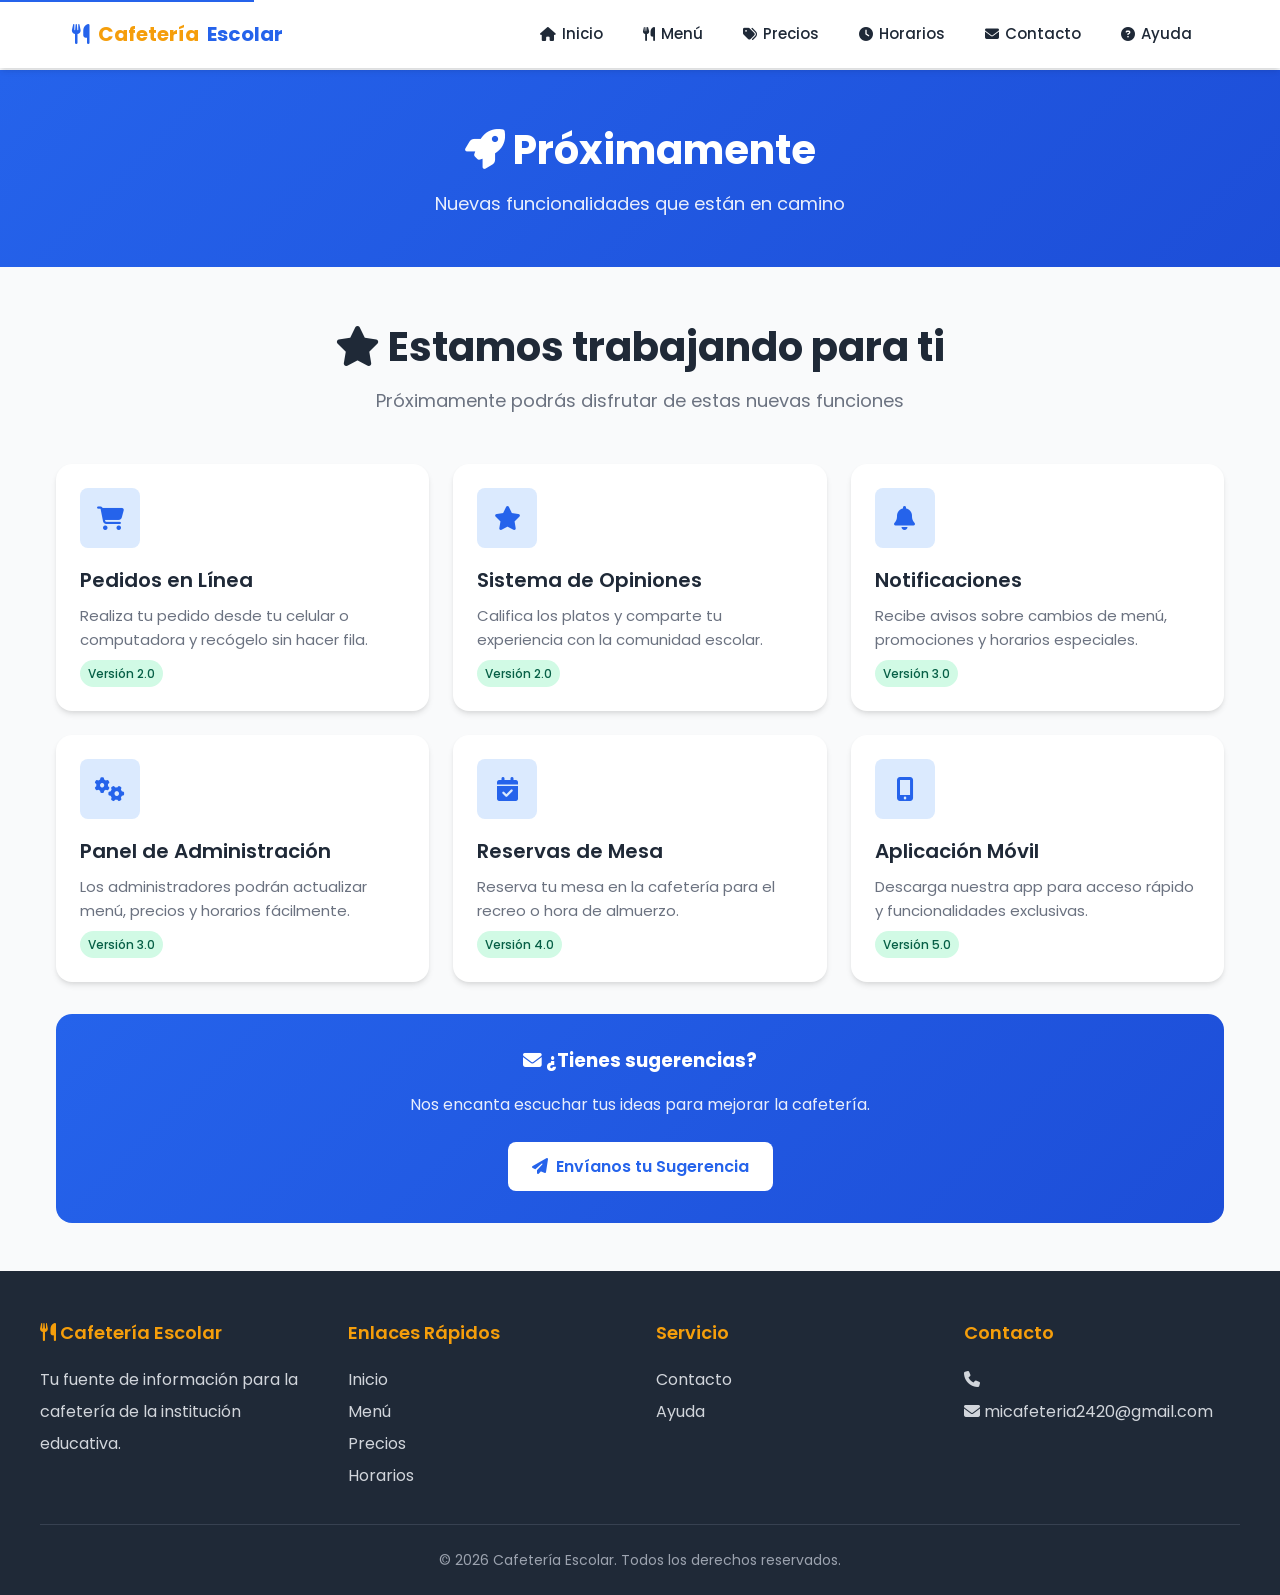
<file: proyecto/proximamente.html>
<!DOCTYPE html>
<html lang="es">
<head>
  <meta charset="UTF-8">
  <meta name="viewport" content="width=device-width, initial-scale=1.0">
  <meta name="description" content="Próximamente - Cafetería Escolar - Nuevas funcionalidades que están en camino.">
  <meta name="viewport" content="width=device-width, initial-scale=1.0">

  <title>Próximamente - Cafetería Escolar</title>
  
  <link rel="icon" type="image/x-icon" href="assets/images/favicon.ico">
  <link rel="preconnect" href="https://fonts.googleapis.com">
  <link rel="preconnect" href="https://fonts.gstatic.com" crossorigin>
  <link href="https://fonts.googleapis.com/css2?family=Poppins:wght@400;500;600;700&display=swap" rel="stylesheet">
  <link rel="stylesheet" href="https://cdnjs.cloudflare.com/ajax/libs/font-awesome/6.5.1/css/all.min.css">
  <link rel="stylesheet" href="css/styles.css">
</head>
<body>
  <a href="#main-content" class="skip-link">Saltar al contenido principal</a>

  <!-- HEADER -->
  <header class="header">
    <nav class="nav-container" aria-label="Navegación principal">
      <a href="index.html" class="nav-logo">
        <i class="fas fa-utensils"></i>
        <span>Cafetería</span> Escolar
      </a>
      
      <button class="hamburger" aria-label="Abrir menú" aria-expanded="false">
        <span></span><span></span><span></span>
      </button>
      
      <ul class="nav-menu">
        <li><a href="index.html" class="nav-link"><i class="fas fa-home"></i> Inicio</a></li>
        <li><a href="menu.html" class="nav-link"><i class="fas fa-utensils"></i> Menú</a></li>
        <li><a href="precios.html" class="nav-link"><i class="fas fa-tags"></i> Precios</a></li>
        <li><a href="horarios.html" class="nav-link"><i class="fas fa-clock"></i> Horarios</a></li>
        <li><a href="contacto.html" class="nav-link"><i class="fas fa-envelope"></i> Contacto</a></li>
        <li><a href="ayuda.html" class="nav-link"><i class="fas fa-question-circle"></i> Ayuda</a></li>
      </ul>
    </nav>
  </header>

  <!-- MAIN -->
  <main id="main-content">
    <section class="page-header">
      <h1><i class="fas fa-rocket"></i> Próximamente</h1>
      <p>Nuevas funcionalidades que están en camino</p>
    </section>

    <section class="page-content">
      <div class="section-header">
        <h2 class="section-title"><i class="fas fa-star"></i> Estamos trabajando para ti</h2>
        <p class="section-subtitle">Próximamente podrás disfrutar de estas nuevas funciones</p>
      </div>

      <div class="cards-grid">
        <!-- Pedidos en Línea -->
        <div class="card">
          <div class="card-body">
            <div class="card-icon">
              <i class="fas fa-shopping-cart"></i>
            </div>
            <h3 class="card-title">Pedidos en Línea</h3>
            <p class="card-text">Realiza tu pedido desde tu celular o computadora y recógelo sin hacer fila.</p>
            <span class="product-tag" style="display: inline-block; margin-top: 0.5rem;">Versión 2.0</span>
          </div>
        </div>

        <!-- Sistema de Opiniones -->
        <div class="card">
          <div class="card-body">
            <div class="card-icon">
              <i class="fas fa-star"></i>
            </div>
            <h3 class="card-title">Sistema de Opiniones</h3>
            <p class="card-text">Califica los platos y comparte tu experiencia con la comunidad escolar.</p>
            <span class="product-tag" style="display: inline-block; margin-top: 0.5rem;">Versión 2.0</span>
          </div>
        </div>

        <!-- Notificaciones -->
        <div class="card">
          <div class="card-body">
            <div class="card-icon">
              <i class="fas fa-bell"></i>
            </div>
            <h3 class="card-title">Notificaciones</h3>
            <p class="card-text">Recibe avisos sobre cambios de menú, promociones y horarios especiales.</p>
            <span class="product-tag" style="display: inline-block; margin-top: 0.5rem;">Versión 3.0</span>
          </div>
        </div>

        <!-- Panel de Administración -->
        <div class="card">
          <div class="card-body">
            <div class="card-icon">
              <i class="fas fa-cogs"></i>
            </div>
            <h3 class="card-title">Panel de Administración</h3>
            <p class="card-text">Los administradores podrán actualizar menú, precios y horarios fácilmente.</p>
            <span class="product-tag" style="display: inline-block; margin-top: 0.5rem;">Versión 3.0</span>
          </div>
        </div>

        <!-- Reservas -->
        <div class="card">
          <div class="card-body">
            <div class="card-icon">
              <i class="fas fa-calendar-check"></i>
            </div>
            <h3 class="card-title">Reservas de Mesa</h3>
            <p class="card-text">Reserva tu mesa en la cafetería para el recreo o hora de almuerzo.</p>
            <span class="product-tag" style="display: inline-block; margin-top: 0.5rem;">Versión 4.0</span>
          </div>
        </div>

        <!-- App Móvil -->
        <div class="card">
          <div class="card-body">
            <div class="card-icon">
              <i class="fas fa-mobile-alt"></i>
            </div>
            <h3 class="card-title">Aplicación Móvil</h3>
            <p class="card-text">Descarga nuestra app para acceso rápido y funcionalidades exclusivas.</p>
            <span class="product-tag" style="display: inline-block; margin-top: 0.5rem;">Versión 5.0</span>
          </div>
        </div>
      </div>

      <!-- Mensaje de Contacto -->
      <div class="mt-4 text-center" style="background: linear-gradient(135deg, var(--primary) 0%, var(--primary-dark) 100%); padding: 2rem; border-radius: var(--radius-lg); color: white;">
        <h3 style="margin-bottom: 1rem;"><i class="fas fa-envelope"></i> ¿Tienes sugerencias?</h3>
        <p style="opacity: 0.9; margin-bottom: 1.5rem;">Nos encanta escuchar tus ideas para mejorar la cafetería.</p>
        <a href="contacto.html" class="btn btn-white">
          <i class="fas fa-paper-plane"></i> Envíanos tu Sugerencia
        </a>
      </div>
    </section>
  </main>

  <!-- FOOTER -->
  <footer class="footer">
    <div class="footer-content">
      <div class="footer-section">
        <h3><i class="fas fa-utensils"></i> Cafetería Escolar</h3>
        <p>Tu fuente de información para la cafetería de la institución educativa.</p>
      </div>
      <div class="footer-section">
        <h3>Enlaces Rápidos</h3>
        <a href="index.html">Inicio</a>
        <a href="menu.html">Menú</a>
        <a href="precios.html">Precios</a>
        <a href="horarios.html">Horarios</a>
      </div>
      <div class="footer-section">
        <h3>Servicio</h3>
        <a href="contacto.html">Contacto</a>
        <a href="ayuda.html">Ayuda</a>
      </div>
      <div class="footer-section">
        <h3>Contacto</h3>
        <p><i class="fas fa-phone"></i> 

</p>
        <p><i class="fas fa-envelope"></i> micafeteria2420@gmail.com</p>
      </div>
    </div>
    <div class="footer-bottom">
      <p>&copy; 2026 Cafetería Escolar. Todos los derechos reservados.</p>
    </div>
  </footer>

  <script src="js/main.js"></script>
  <script src="js/navigation.js"></script>
</body>
</html>
</file>
<file: proyecto/css/styles.css>
/* ============================================
   ESTILOS PRINCIPALES - CAFETERÍA ESCOLAR
   ============================================ */

/* Variables CSS */
:root {
  --primary: #2563eb;
  --primary-dark: #1d4ed8;
  --primary-light: #dbeafe;
  --secondary: #f59e0b;
  --secondary-dark: #d97706;
  --success: #10b981;
  --danger: #ef4444;
  --text-dark: #1f2937;
  --text-light: #6b7280;
  --bg-light: #f9fafb;
  --bg-white: #ffffff;
  --border: #e5e7eb;
  --shadow: 0 4px 6px -1px rgba(0, 0, 0, 0.1), 0 2px 4px -1px rgba(0, 0, 0, 0.06);
  --shadow-lg: 0 10px 15px -3px rgba(0, 0, 0, 0.1), 0 4px 6px -2px rgba(0, 0, 0, 0.05);
  --radius: 0.5rem;
  --radius-lg: 1rem;
  --transition: all 0.3s ease;
}

/* Reset y base */
* {
  margin: 0;
  padding: 0;
  box-sizing: border-box;
}

html {
  scroll-behavior: smooth;
  font-size: 16px;
}

body {
  font-family: 'Poppins', -apple-system, BlinkMacSystemFont, 'Segoe UI', Roboto, sans-serif;
  color: var(--text-dark);
  background-color: var(--bg-light);
  line-height: 1.6;
  min-height: 100vh;
}

/* ============================================
   NAVEGACIÓN
   ============================================ */

/* Header fijo */
.header {
  position: fixed;
  top: 0;
  left: 0;
  right: 0;
  background: var(--bg-white);
  box-shadow: var(--shadow);
  z-index: 1000;
  transition: var(--transition);
}

.header.scrolled {
  box-shadow: var(--shadow-lg);
}

/* Contenedor del nav */
.nav-container {
  max-width: 1200px;
  margin: 0 auto;
  padding: 0.75rem 1rem;
  display: flex;
  justify-content: space-between;
  align-items: center;
}

/* Logo */
.nav-logo {
  display: flex;
  align-items: center;
  gap: 0.5rem;
  text-decoration: none;
  color: var(--primary);
  font-weight: 700;
  font-size: 1.25rem;
}

.nav-logo img {
  height: 40px;
  width: auto;
}

.nav-logo span {
  color: var(--secondary);
}

/* Menú de navegación */
.nav-menu {
  display: flex;
  list-style: none;
  gap: 0.25rem;
}

.nav-link {
  display: flex;
  align-items: center;
  gap: 0.375rem;
  padding: 0.5rem 0.75rem;
  text-decoration: none;
  color: var(--text-dark);
  font-weight: 500;
  font-size: 0.9375rem;
  border-radius: var(--radius);
  transition: var(--transition);
}

.nav-link:hover,
.nav-link.active {
  background: var(--primary-light);
  color: var(--primary);
}

.nav-link i {
  font-size: 0.875rem;
}

/* Botón hamburguesa */
.hamburger {
  display: none;
  flex-direction: column;
  cursor: pointer;
  padding: 0.5rem;
  background: none;
  border: none;
  gap: 5px;
}

.hamburger span {
  display: block;
  width: 25px;
  height: 3px;
  background: var(--text-dark);
  border-radius: 2px;
  transition: var(--transition);
}

.hamburger.active span:nth-child(1) {
  transform: rotate(45deg) translate(5px, 5px);
}

.hamburger.active span:nth-child(2) {
  opacity: 0;
}

.hamburger.active span:nth-child(3) {
  transform: rotate(-45deg) translate(7px, -6px);
}

/* ============================================
   MAIN CONTENT
   ============================================ */

main {
  margin-top: 70px;
  min-height: calc(100vh - 70px - 300px);
}

/* ============================================
   HERO SECTION
   ============================================ */

.hero {
  background: linear-gradient(135deg, var(--primary) 0%, var(--primary-dark) 100%);
  color: white;
  padding: 4rem 1rem;
  text-align: center;
}

.hero-content {
  max-width: 800px;
  margin: 0 auto;
}

.hero h1 {
  font-size: 2.5rem;
  font-weight: 700;
  margin-bottom: 1rem;
  line-height: 1.2;
}

.hero p {
  font-size: 1.125rem;
  opacity: 0.9;
  margin-bottom: 2rem;
}

.hero-buttons {
  display: flex;
  flex-wrap: wrap;
  gap: 1rem;
  justify-content: center;
}

/* ============================================
   BOTONES
   ============================================ */

.btn {
  display: inline-flex;
  align-items: center;
  justify-content: center;
  gap: 0.5rem;
  padding: 0.75rem 1.5rem;
  font-size: 1rem;
  font-weight: 600;
  text-decoration: none;
  border-radius: var(--radius);
  border: none;
  cursor: pointer;
  transition: var(--transition);
  min-height: 44px;
}

.btn-primary {
  background: var(--primary);
  color: white;
}

.btn-primary:hover {
  background: var(--primary-dark);
  transform: translateY(-2px);
  box-shadow: var(--shadow-lg);
}

.btn-secondary {
  background: var(--secondary);
  color: white;
}

.btn-secondary:hover {
  background: var(--secondary-dark);
  transform: translateY(-2px);
}

.btn-outline {
  background: transparent;
  color: white;
  border: 2px solid white;
}

.btn-outline:hover {
  background: white;
  color: var(--primary);
}

.btn-white {
  background: white;
  color: var(--primary);
}

.btn-white:hover {
  background: var(--primary-light);
}

/* ============================================
   SECCIONES
   ============================================ */

.section {
  padding: 4rem 1rem;
}

.section-header {
  text-align: center;
  margin-bottom: 3rem;
}

.section-title {
  font-size: 2rem;
  font-weight: 700;
  color: var(--text-dark);
  margin-bottom: 0.5rem;
}

.section-subtitle {
  color: var(--text-light);
  font-size: 1.125rem;
}

/* ============================================
   CARDS
   ============================================ */

.card {
  background: var(--bg-white);
  border-radius: var(--radius-lg);
  box-shadow: var(--shadow);
  overflow: hidden;
  transition: var(--transition);
}

.card:hover {
  transform: translateY(-4px);
  box-shadow: var(--shadow-lg);
}

.card-body {
  padding: 1.5rem;
}

.card-icon {
  width: 60px;
  height: 60px;
  background: var(--primary-light);
  border-radius: var(--radius);
  display: flex;
  align-items: center;
  justify-content: center;
  margin-bottom: 1rem;
}

.card-icon i {
  font-size: 1.5rem;
  color: var(--primary);
}

.card-title {
  font-size: 1.25rem;
  font-weight: 600;
  margin-bottom: 0.5rem;
  color: var(--text-dark);
}

.card-text {
  color: var(--text-light);
  font-size: 0.9375rem;
}

/* ============================================
   GRID DE TARJETAS
   ============================================ */

.cards-grid {
  display: grid;
  grid-template-columns: 1fr;
  gap: 1.5rem;
  max-width: 1200px;
  margin: 0 auto;
}

/* ============================================
   TABLA DE HORARIOS
   ============================================ */

.schedule-table {
  width: 100%;
  border-collapse: collapse;
  background: var(--bg-white);
  border-radius: var(--radius-lg);
  overflow: hidden;
  box-shadow: var(--shadow);
}

.schedule-table th,
.schedule-table td {
  padding: 1rem 1.5rem;
  text-align: left;
  border-bottom: 1px solid var(--border);
}

.schedule-table th {
  background: var(--primary);
  color: white;
  font-weight: 600;
}

.schedule-table tr:last-child td {
  border-bottom: none;
}

.schedule-table tr:hover {
  background: var(--primary-light);
}

.schedule-status {
  display: inline-flex;
  align-items: center;
  gap: 0.375rem;
  padding: 0.25rem 0.75rem;
  border-radius: 9999px;
  font-size: 0.875rem;
  font-weight: 500;
}

.schedule-status.open {
  background: #d1fae5;
  color: #065f46;
}

.schedule-status.closed {
  background: #fee2e2;
  color: #991b1b;
}

/* ============================================
   FORMULARIO
   ============================================ */

.form-container {
  max-width: 600px;
  margin: 0 auto;
  background: var(--bg-white);
  padding: 2rem;
  border-radius: var(--radius-lg);
  box-shadow: var(--shadow);
}

.form-group {
  margin-bottom: 1.5rem;
}

.form-label {
  display: block;
  font-weight: 600;
  margin-bottom: 0.5rem;
  color: var(--text-dark);
}

.form-input,
.form-textarea {
  width: 100%;
  padding: 0.75rem 1rem;
  font-size: 1rem;
  border: 2px solid var(--border);
  border-radius: var(--radius);
  transition: var(--transition);
  font-family: inherit;
}

.form-input:focus,
.form-textarea:focus {
  outline: none;
  border-color: var(--primary);
  box-shadow: 0 0 0 3px var(--primary-light);
}

.form-textarea {
  min-height: 150px;
  resize: vertical;
}

.form-error {
  color: var(--danger);
  font-size: 0.875rem;
  margin-top: 0.375rem;
}

/* ============================================
   ALERTAS
   ============================================ */

.alert {
  padding: 1rem 1.5rem;
  border-radius: var(--radius);
  margin-bottom: 1rem;
  display: none;
}

.alert-success {
  background: #d1fae5;
  color: #065f46;
  border: 1px solid #a7f3d0;
}

.alert-error {
  background: #fee2e2;
  color: #991b1b;
  border: 1px solid #fecaca;
}

.alert-info {
  background: var(--primary-light);
  color: var(--primary-dark);
  border: 1px solid #bfdbfe;
}

/* ============================================
   FAQ / ACORDEÓN
   ============================================ */

.faq-item {
  background: var(--bg-white);
  border-radius: var(--radius);
  margin-bottom: 1rem;
  box-shadow: var(--shadow);
  overflow: hidden;
}

.faq-question {
  width: 100%;
  padding: 1rem 1.5rem;
  display: flex;
  justify-content: space-between;
  align-items: center;
  background: none;
  border: none;
  cursor: pointer;
  font-size: 1rem;
  font-weight: 600;
  color: var(--text-dark);
  text-align: left;
}

.faq-question:hover {
  background: var(--bg-light);
}

.faq-question i {
  transition: transform 0.3s ease;
}

.faq-item.active .faq-question i {
  transform: rotate(180deg);
}

.faq-answer {
  padding: 0 1.5rem;
  max-height: 0;
  overflow: hidden;
  transition: max-height 0.3s ease, padding 0.3s ease;
}

.faq-item.active .faq-answer {
  padding: 0 1.5rem 1rem;
  max-height: 500px;
}

.faq-answer p {
  color: var(--text-light);
  line-height: 1.8;
}

/* ============================================
   FOOTER
   ============================================ */

.footer {
  background: var(--text-dark);
  color: white;
  padding: 3rem 1rem 1.5rem;
}

.footer-content {
  max-width: 1200px;
  margin: 0 auto;
  display: grid;
  grid-template-columns: 1fr;
  gap: 2rem;
}

.footer-section h3 {
  font-size: 1.125rem;
  font-weight: 600;
  margin-bottom: 1rem;
  color: var(--secondary);
}

.footer-section p,
.footer-section a {
  color: #d1d5db;
  text-decoration: none;
  line-height: 2;
  display: block;
  transition: var(--transition);
}

.footer-section a:hover {
  color: white;
}

.footer-bottom {
  max-width: 1200px;
  margin: 2rem auto 0;
  padding-top: 1.5rem;
  border-top: 1px solid #374151;
  text-align: center;
  color: #9ca3af;
  font-size: 0.875rem;
}

/* ============================================
   PÁGINAS INTERIORES
   ============================================ */

.page-header {
  background: linear-gradient(135deg, var(--primary) 0%, var(--primary-dark) 100%);
  color: white;
  padding: 3rem 1rem;
  text-align: center;
  margin-top: 70px;
}

.page-header h1 {
  font-size: 2rem;
  font-weight: 700;
  margin-bottom: 0.5rem;
}

.page-header p {
  opacity: 0.9;
  font-size: 1.125rem;
}

.page-content {
  max-width: 1200px;
  margin: 0 auto;
  padding: 3rem 1rem;
}

/* ============================================
   MENÚ - FILTROS
   ============================================ */

.menu-filters {
  display: flex;
  flex-wrap: wrap;
  gap: 0.5rem;
  justify-content: center;
  margin-bottom: 2rem;
}

.filter-btn {
  padding: 0.5rem 1rem;
  background: var(--bg-white);
  border: 2px solid var(--border);
  border-radius: 9999px;
  cursor: pointer;
  font-weight: 500;
  font-size: 0.9375rem;
  transition: var(--transition);
}

.filter-btn:hover,
.filter-btn.active {
  background: var(--primary);
  color: white;
  border-color: var(--primary);
}

/* ============================================
   MENÚ - TARJETAS DE PRODUCTOS
   ============================================ */

.product-card {
  background: var(--bg-white);
  border-radius: var(--radius-lg);
  box-shadow: var(--shadow);
  overflow: hidden;
  transition: var(--transition);
}

.product-card:hover {
  transform: translateY(-4px);
  box-shadow: var(--shadow-lg);
}

.product-image {
  width: 100%;
  height: 180px;
  object-fit: cover;
  background: var(--bg-light);
}

.product-image-placeholder {
  width: 100%;
  height: 180px;
  background: linear-gradient(135deg, var(--primary-light) 0%, #e0e7ff 100%);
  display: flex;
  align-items: center;
  justify-content: center;
}

.product-image-placeholder i {
  font-size: 3rem;
  color: var(--primary);
  opacity: 0.5;
}

.product-info {
  padding: 1.25rem;
}

.product-name {
  font-size: 1.125rem;
  font-weight: 600;
  margin-bottom: 0.375rem;
  color: var(--text-dark);
}

.product-description {
  color: var(--text-light);
  font-size: 0.875rem;
  margin-bottom: 0.75rem;
  line-height: 1.5;
}

.product-price {
  font-size: 1.25rem;
  font-weight: 700;
  color: var(--primary);
}

.product-tags {
  display: flex;
  flex-wrap: wrap;
  gap: 0.375rem;
  margin-top: 0.75rem;
}

.product-tag {
  padding: 0.25rem 0.5rem;
  background: #d1fae5;
  color: #065f46;
  border-radius: 9999px;
  font-size: 0.75rem;
  font-weight: 500;
}

/* ============================================
   PRECIOS - CATEGORÍAS
   ============================================ */

.price-category {
  background: var(--bg-white);
  border-radius: var(--radius-lg);
  box-shadow: var(--shadow);
  overflow: hidden;
  margin-bottom: 2rem;
}

.price-category-header {
  display: flex;
  align-items: center;
  gap: 0.75rem;
  padding: 1rem 1.5rem;
  background: var(--primary);
  color: white;
}

.price-category-header i {
  font-size: 1.25rem;
}

.price-category-header h3 {
  font-size: 1.125rem;
  font-weight: 600;
}

.price-item {
  display: flex;
  justify-content: space-between;
  align-items: center;
  padding: 1rem 1.5rem;
  border-bottom: 1px solid var(--border);
}

.price-item:last-child {
  border-bottom: none;
}

.price-item-info {
  flex: 1;
}

.price-item-name {
  font-weight: 600;
  color: var(--text-dark);
  margin-bottom: 0.25rem;
}

.price-item-desc {
  color: var(--text-light);
  font-size: 0.875rem;
}

.price-item-value {
  font-size: 1.25rem;
  font-weight: 700;
  color: var(--primary);
  white-space: nowrap;
}

/* ============================================
   PROMOCIONES
   ============================================ */

.promo-card {
  background: linear-gradient(135deg, var(--secondary) 0%, var(--secondary-dark) 100%);
  color: white;
  border-radius: var(--radius-lg);
  padding: 1.5rem;
  margin-bottom: 1rem;
}

.promo-badge {
  display: inline-block;
  background: white;
  color: var(--secondary-dark);
  padding: 0.25rem 0.75rem;
  border-radius: 9999px;
  font-size: 0.75rem;
  font-weight: 700;
  margin-bottom: 0.75rem;
}

.promo-name {
  font-size: 1.25rem;
  font-weight: 700;
  margin-bottom: 0.375rem;
}

.promo-description {
  opacity: 0.9;
  font-size: 0.9375rem;
  margin-bottom: 0.5rem;
}

.promo-price {
  font-size: 1.5rem;
  font-weight: 700;
}

/* ============================================
   INFO DE CONTACTO
   ============================================ */

.contact-info-grid {
  display: grid;
  grid-template-columns: 1fr;
  gap: 1.5rem;
  margin-bottom: 2rem;
}

.contact-info-card {
  background: var(--bg-white);
  border-radius: var(--radius-lg);
  padding: 1.5rem;
  display: flex;
  align-items: center;
  gap: 1rem;
  box-shadow: var(--shadow);
}

.contact-info-icon {
  width: 50px;
  height: 50px;
  background: var(--primary-light);
  border-radius: var(--radius);
  display: flex;
  align-items: center;
  justify-content: center;
  flex-shrink: 0;
}

.contact-info-icon i {
  font-size: 1.25rem;
  color: var(--primary);
}

.contact-info-text h4 {
  font-weight: 600;
  margin-bottom: 0.25rem;
}

.contact-info-text p {
  color: var(--text-light);
  font-size: 0.9375rem;
}

/* ============================================
   CARGA / LOADING
   ============================================ */

.loading {
  display: flex;
  flex-direction: column;
  align-items: center;
  justify-content: center;
  padding: 3rem;
  color: var(--text-light);
}

.spinner {
  width: 40px;
  height: 40px;
  border: 4px solid var(--border);
  border-top-color: var(--primary);
  border-radius: 50%;
  animation: spin 1s linear infinite;
  margin-bottom: 1rem;
}

@keyframes spin {
  to {
    transform: rotate(360deg);
  }
}

/* ============================================
   MENSAJE VACÍO
   ============================================ */

.empty-message {
  text-align: center;
  padding: 3rem;
  color: var(--text-light);
}

.empty-message i {
  font-size: 3rem;
  margin-bottom: 1rem;
  opacity: 0.5;
}

/* ============================================
   RESPONSIVE - TABLET (640px+)
   ============================================ */

@media (min-width: 640px) {
  .hero h1 {
    font-size: 3rem;
  }

  .cards-grid {
    grid-template-columns: repeat(2, 1fr);
  }

  .contact-info-grid {
    grid-template-columns: repeat(2, 1fr);
  }

  .footer-content {
    grid-template-columns: repeat(2, 1fr);
  }
}

/* ============================================
   RESPONSIVE - DESKTOP (1024px+)
   ============================================ */

@media (min-width: 1024px) {
  .nav-container {
    padding: 0.75rem 2rem;
  }

  .nav-menu {
    gap: 0.5rem;
  }

  .nav-link {
    padding: 0.625rem 1rem;
  }

  .hero {
    padding: 5rem 2rem;
  }

  .hero h1 {
    font-size: 3.5rem;
  }

  .hero p {
    font-size: 1.25rem;
  }

  .section {
    padding: 5rem 2rem;
  }

  .section-title {
    font-size: 2.5rem;
  }

  .cards-grid {
    grid-template-columns: repeat(3, 1fr);
  }

  .contact-info-grid {
    grid-template-columns: repeat(4, 1fr);
  }

  .footer-content {
    grid-template-columns: repeat(4, 1fr);
  }

  .page-header h1 {
    font-size: 2.5rem;
  }
}

/* ============================================
   RESPONSIVE - MOVIL (< 640px)
   ============================================ */

@media (max-width: 639px) {
  .hamburger {
    display: flex;
  }

  .nav-menu {
    position: fixed;
    top: 70px;
    left: 0;
    right: 0;
    background: var(--bg-white);
    flex-direction: column;
    padding: 1rem;
    box-shadow: var(--shadow-lg);
    transform: translateY(-150%);
    opacity: 0;
    transition: var(--transition);
    z-index: 999;
  }

  .nav-menu.active {
    transform: translateY(0);
    opacity: 1;
  }

  .nav-link {
    padding: 0.75rem 1rem;
    font-size: 1rem;
  }

  .hero {
    padding: 3rem 1rem;
  }

  .hero h1 {
    font-size: 2rem;
  }

  .hero p {
    font-size: 1rem;
  }

  .hero-buttons {
    flex-direction: column;
    align-items: stretch;
  }

  .btn {
    width: 100%;
  }

  .section {
    padding: 3rem 1rem;
  }

  .section-title {
    font-size: 1.5rem;
  }

  .cards-grid {
    grid-template-columns: 1fr;
  }

  .contact-info-grid {
    grid-template-columns: 1fr;
  }

  .footer-content {
    grid-template-columns: 1fr;
  }

  .schedule-table {
    font-size: 0.875rem;
  }

  .schedule-table th,
  .schedule-table td {
    padding: 0.75rem;
  }
}

/* ============================================
   UTILIDADES
   ============================================ */

.text-center {
  text-align: center;
}

.text-primary {
  color: var(--primary);
}

.text-secondary {
  color: var(--secondary);
}

.bg-primary {
  background: var(--primary);
}

.mt-1 { margin-top: 0.5rem; }
.mt-2 { margin-top: 1rem; }
.mt-3 { margin-top: 1.5rem; }
.mt-4 { margin-top: 2rem; }
.mb-1 { margin-bottom: 0.5rem; }
.mb-2 { margin-bottom: 1rem; }
.mb-3 { margin-bottom: 1.5rem; }
.mb-4 { margin-bottom: 2rem; }

/* ============================================
   ACCESIBILIDAD
   ============================================ */

/* Focus visible para navegación por teclado */
a:focus-visible,
button:focus-visible,
input:focus-visible,
textarea:focus-visible,
select:focus-visible {
  outline: 3px solid var(--primary);
  outline-offset: 2px;
}

/* Saltar al contenido principal */
.skip-link {
  position: absolute;
  top: -40px;
  left: 0;
  background: var(--primary);
  color: white;
  padding: 0.5rem 1rem;
  z-index: 10000;
  transition: top 0.3s;
}

.skip-link:focus {
  top: 0;
}

/* Reduced motion */
@media (prefers-reduced-motion: reduce) {
  *,
  *::before,
  *::after {
    animation-duration: 0.01ms !important;
    animation-iteration-count: 1 !important;
    transition-duration: 0.01ms !important;
  }
}
@media (max-width: 1024px) {
  /* Reducimos márgenes laterales para ganar espacio */
  .nav-container, 
  .page-content, 
  .footer-content {
    padding-left: 2rem;
    padding-right: 2rem;
  }

  /* La cuadrícula del menú pasa automáticamente a 2 columnas */
  .cards-grid {
    grid-template-columns: repeat(auto-fill, minmax(280px, 1fr));
    gap: 1.25rem;
  }
}
@media (max-width: 768px) {
  /* --- Menú de Navegación Móvil --- */
  .hamburger {
    display: flex; /* Muestra las tres rayitas en celular */
  }

  .nav-menu {
    position: fixed;
    top: 64px;
    left: -100%; /* Oculto por defecto fuera de la pantalla */
    right: 0;
    flex-direction: column;
    background: var(--bg-white);
    width: 100%;
    height: calc(100vh - 64px);
    padding: 2rem 1.5rem;
    box-shadow: var(--shadow-lg);
    transition: var(--transition);
    gap: 1.5rem;
    align-items: center;
  }

  /* Cuando presionas las tres rayitas con JS, se activa esta clase */
  .nav-menu.active {
    left: 0; 
  }

  .nav-link {
    font-size: 1.125rem;
    padding: 0.75rem 1.5rem;
    width: 100%;
    justify-content: center;
  }

  /* --- Textos y Secciones --- */
  .hero h1 {
    font-size: 1.85rem;
  }
  
  .hero p {
    font-size: 1rem;
  }

  .page-header {
    padding: 2.5rem 1rem;
  }

  .page-header h1 {
    font-size: 1.65rem;
  }

  /* --- Botones del Hero --- */
  .hero-buttons {
    flex-direction: column; /* Se apilan verticalmente en celular */
    width: 100%;
    max-width: 300px;
    margin: 0 auto;
  }
  
  .hero-buttons .btn {
    width: 100%;
  }

  /* --- Cuadrícula de Platos (Menú) --- */
  .cards-grid {
    grid-template-columns: 1fr; /* 1 sola columna que ocupa todo el ancho */
    gap: 1.5rem;
  }

  .product-image-container {
    height: 180px; /* Un poco más baja para pantallas de celulares */
  }

  /* --- Tablas Adaptables (Horarios y Precios) --- */
  .schedule-table {
    display: block;
    border: none;
    background: transparent;
    box-shadow: none;
  }

  .schedule-table thead {
    display: none; /* Oculta los encabezados de columnas de PC */
  }

  .schedule-table tr {
    display: block;
    background: var(--bg-white);
    margin-bottom: 1rem;
    border-radius: var(--radius-lg);
    box-shadow: var(--shadow);
    padding: 1rem;
    border: 1px solid var(--border);
  }

  .schedule-table td {
    display: flex;
    justify-content: space-between; /* Texto a la izquierda, contenido a la derecha */
    align-items: center;
    padding: 0.5rem 0;
    border-bottom: 1px dashed var(--border);
    text-align: right;
  }

  .schedule-table tr td:last-child {
    border-bottom: none;
  }

  /* Inserta de manera automática el nombre de la columna en celular */
  .schedule-table td::before {
    content: attr(data-label); 
    font-weight: 600;
    color: var(--text-dark);
  }
}
</file>
